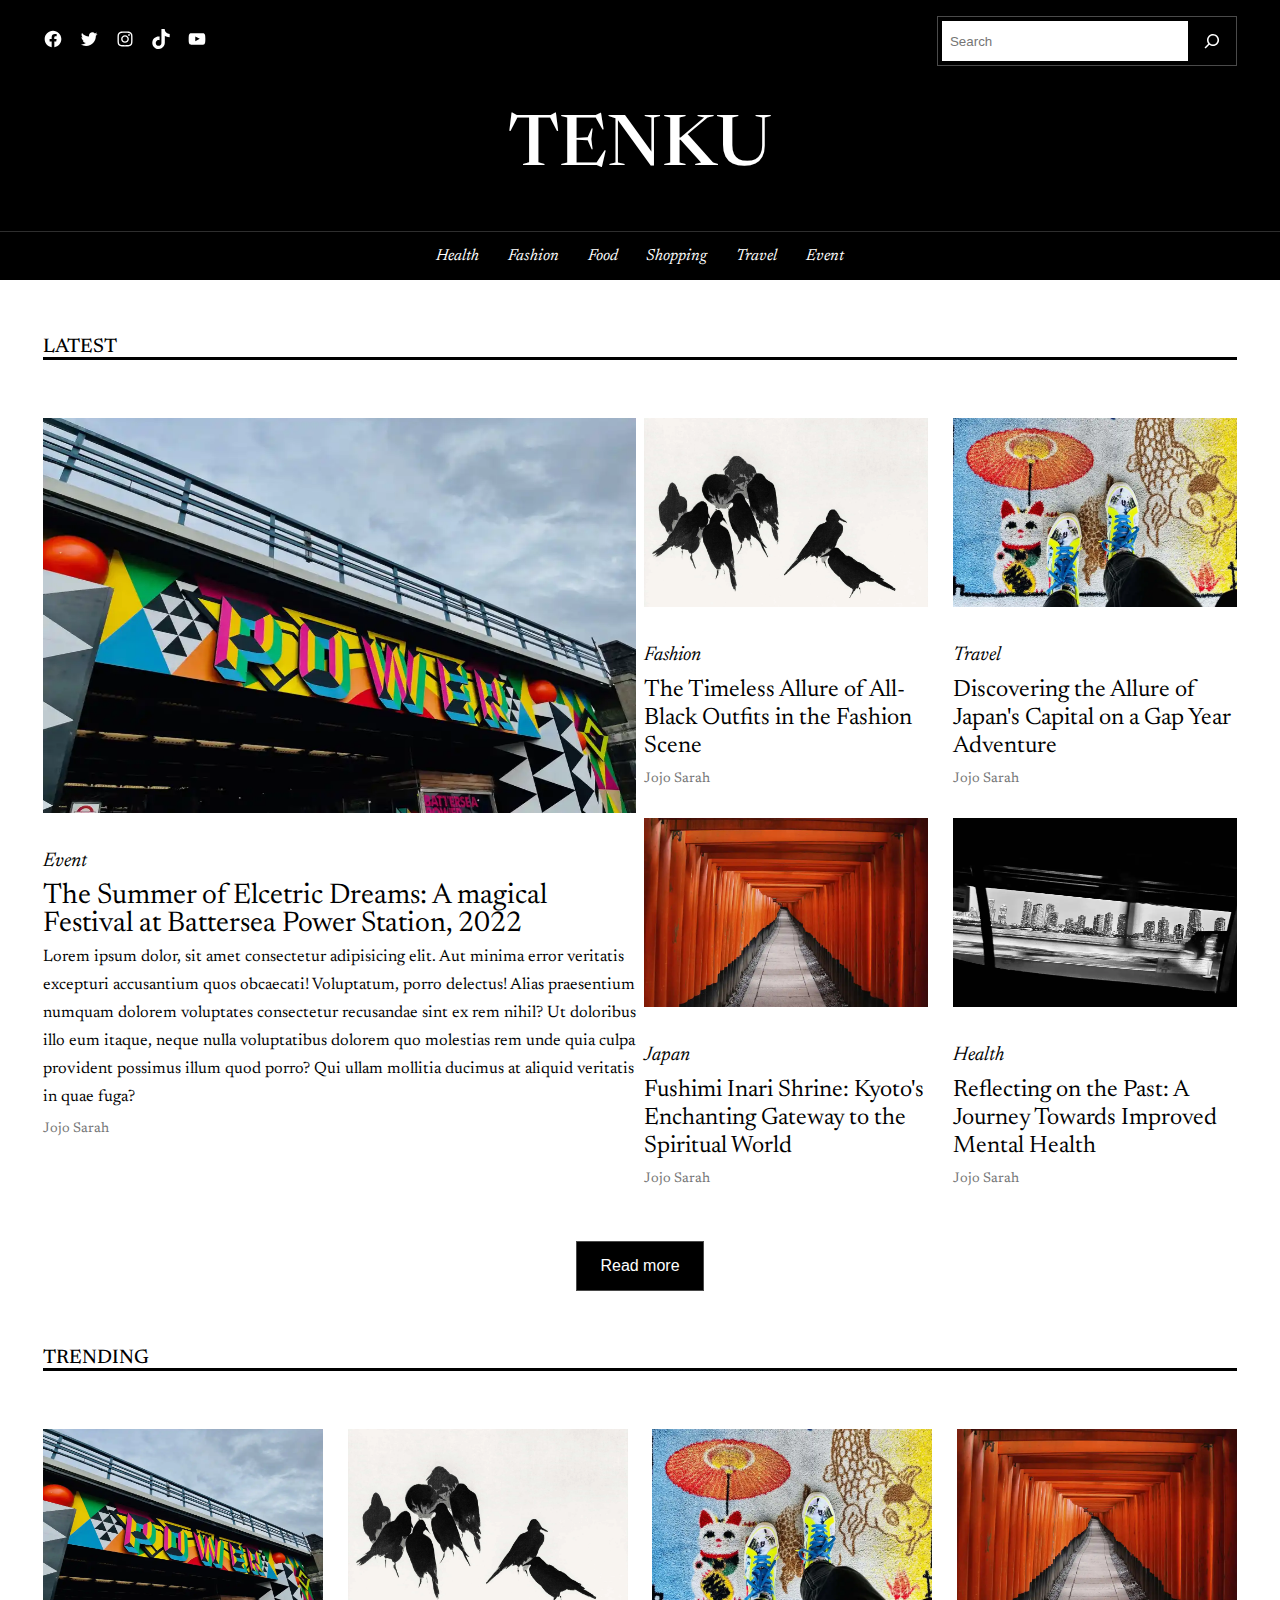
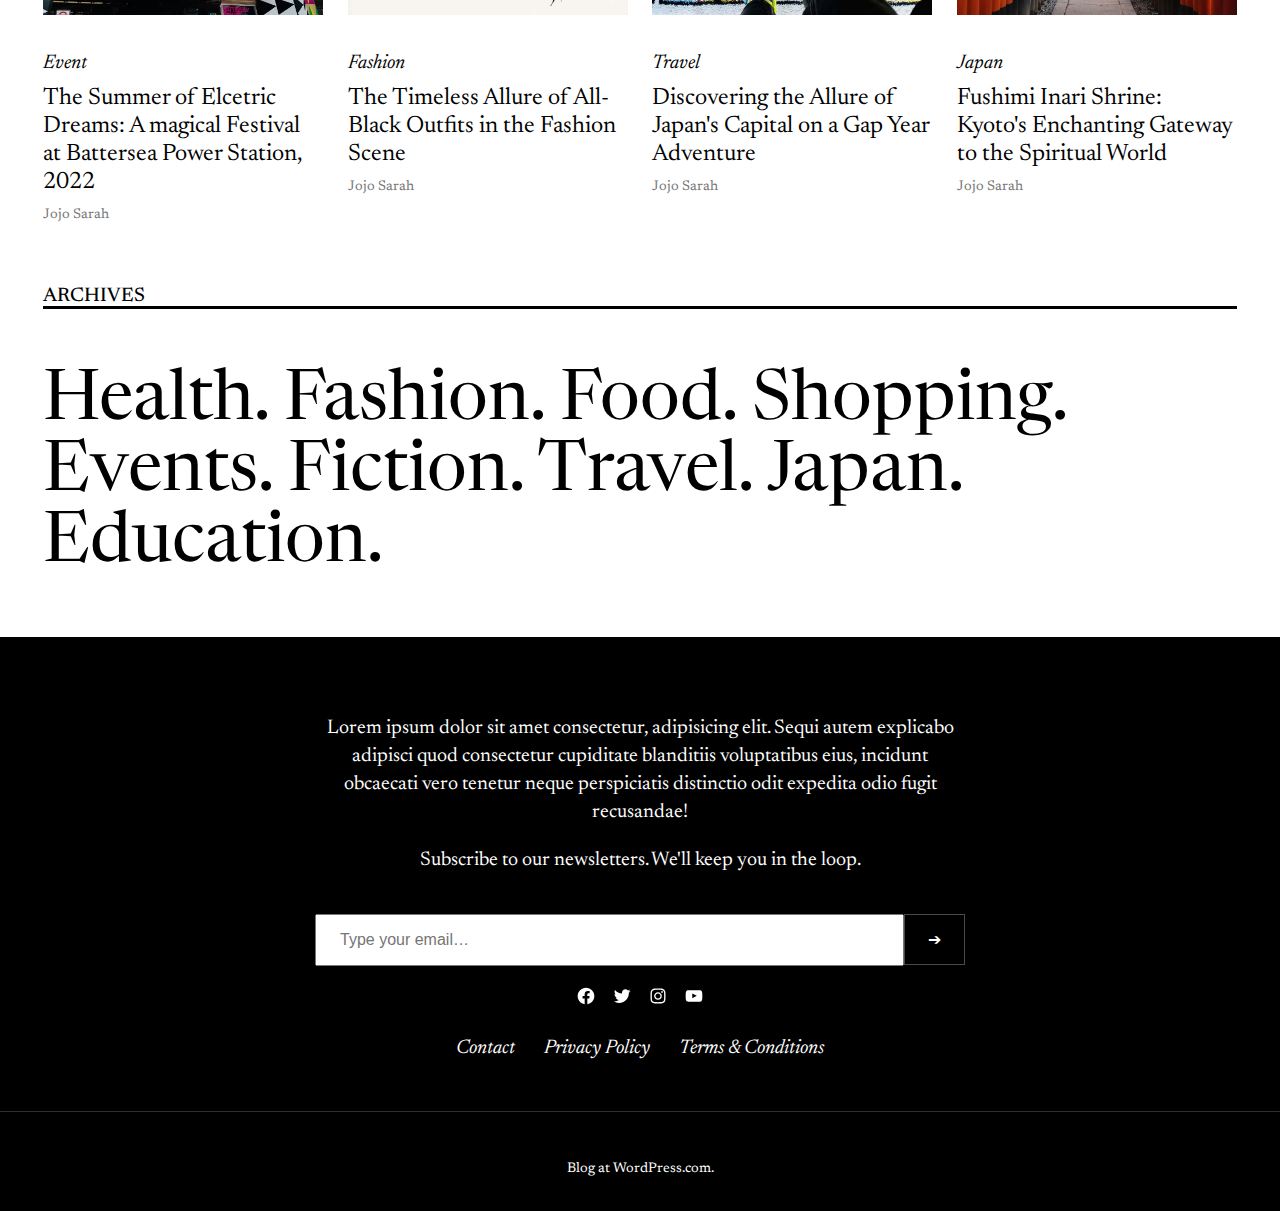
<file: Tenku/index.html>
<!DOCTYPE html>
<html lang="en">

<head>
    <meta charset="UTF-8">
    <meta name="viewport" content="width=device-width, initial-scale=1.0">
    <link rel="stylesheet" type="text/css" href="main.css" />
    <link rel="stylesheet" type="text/css" href="header-footer.css" />
    <link rel="preconnect" href="https://fonts.googleapis.com">
    <link rel="preconnect" href="https://fonts.gstatic.com" crossorigin>
    <link
        href="https://fonts.googleapis.com/css2?family=Newsreader:ital,wght@0,200;0,300;0,400;0,500;0,600;0,700;0,800;1,200;1,300;1,400;1,500;1,600;1,700;1,800&display=swap"
        rel="stylesheet">
    <title>TENKU</title>
</head>

<body>
    <header>
        <div class="header-container">
            <div class="social-media-and-search-container">
                <div class="social-media-container">
                    <ul class="social-links-list">
                        <li class="social-link">
                            <a href="https://#" class="social-link-anchor">
                                <svg width="24" height="24" viewBox="0 0 24 24" version="1.1"
                                    xmlns="http://www.w3.org/2000/svg" aria-hidden="true" focusable="false">
                                    <path
                                        d="M12 2C6.5 2 2 6.5 2 12c0 5 3.7 9.1 8.4 9.9v-7H7.9V12h2.5V9.8c0-2.5 1.5-3.9 3.8-3.9 1.1 0 2.2.2 2.2.2v2.5h-1.3c-1.2 0-1.6.8-1.6 1.6V12h2.8l-.4 2.9h-2.3v7C18.3 21.1 22 17 22 12c0-5.5-4.5-10-10-10z">
                                    </path>
                                </svg>
                                <span class="social-link-name">Facebook</span>
                            </a>
                        </li>

                        <li class="social-link">
                            <a href="https://#" class="social-link-anchor">
                                <svg width="24" height="24" viewBox="0 0 24 24" version="1.1"
                                    xmlns="http://www.w3.org/2000/svg" aria-hidden="true" focusable="false">
                                    <path
                                        d="M22.23,5.924c-0.736,0.326-1.527,0.547-2.357,0.646c0.847-0.508,1.498-1.312,1.804-2.27 c-0.793,0.47-1.671,0.812-2.606,0.996C18.324,4.498,17.257,4,16.077,4c-2.266,0-4.103,1.837-4.103,4.103 c0,0.322,0.036,0.635,0.106,0.935C8.67,8.867,5.647,7.234,3.623,4.751C3.27,5.357,3.067,6.062,3.067,6.814 c0,1.424,0.724,2.679,1.825,3.415c-0.673-0.021-1.305-0.206-1.859-0.513c0,0.017,0,0.034,0,0.052c0,1.988,1.414,3.647,3.292,4.023 c-0.344,0.094-0.707,0.144-1.081,0.144c-0.264,0-0.521-0.026-0.772-0.074c0.522,1.63,2.038,2.816,3.833,2.85 c-1.404,1.1-3.174,1.756-5.096,1.756c-0.331,0-0.658-0.019-0.979-0.057c1.816,1.164,3.973,1.843,6.29,1.843 c7.547,0,11.675-6.252,11.675-11.675c0-0.178-0.004-0.355-0.012-0.531C20.985,7.47,21.68,6.747,22.23,5.924z">
                                    </path>
                                </svg>
                                <span class="social-link-name">Twitter</span>
                            </a>
                        </li>

                        <li class="social-link">
                            <a href="https://#" class="social-link-anchor">
                                <svg width="24" height="24" viewBox="0 0 24 24" version="1.1"
                                    xmlns="http://www.w3.org/2000/svg" aria-hidden="true" focusable="false">
                                    <path
                                        d="M12,4.622c2.403,0,2.688,0.009,3.637,0.052c0.877,0.04,1.354,0.187,1.671,0.31c0.42,0.163,0.72,0.358,1.035,0.673 c0.315,0.315,0.51,0.615,0.673,1.035c0.123,0.317,0.27,0.794,0.31,1.671c0.043,0.949,0.052,1.234,0.052,3.637 s-0.009,2.688-0.052,3.637c-0.04,0.877-0.187,1.354-0.31,1.671c-0.163,0.42-0.358,0.72-0.673,1.035 c-0.315,0.315-0.615,0.51-1.035,0.673c-0.317,0.123-0.794,0.27-1.671,0.31c-0.949,0.043-1.233,0.052-3.637,0.052 s-2.688-0.009-3.637-0.052c-0.877-0.04-1.354-0.187-1.671-0.31c-0.42-0.163-0.72-0.358-1.035-0.673 c-0.315-0.315-0.51-0.615-0.673-1.035c-0.123-0.317-0.27-0.794-0.31-1.671C4.631,14.688,4.622,14.403,4.622,12 s0.009-2.688,0.052-3.637c0.04-0.877,0.187-1.354,0.31-1.671c0.163-0.42,0.358-0.72,0.673-1.035 c0.315-0.315,0.615-0.51,1.035-0.673c0.317-0.123,0.794-0.27,1.671-0.31C9.312,4.631,9.597,4.622,12,4.622 M12,3 C9.556,3,9.249,3.01,8.289,3.054C7.331,3.098,6.677,3.25,6.105,3.472C5.513,3.702,5.011,4.01,4.511,4.511 c-0.5,0.5-0.808,1.002-1.038,1.594C3.25,6.677,3.098,7.331,3.054,8.289C3.01,9.249,3,9.556,3,12c0,2.444,0.01,2.751,0.054,3.711 c0.044,0.958,0.196,1.612,0.418,2.185c0.23,0.592,0.538,1.094,1.038,1.594c0.5,0.5,1.002,0.808,1.594,1.038 c0.572,0.222,1.227,0.375,2.185,0.418C9.249,20.99,9.556,21,12,21s2.751-0.01,3.711-0.054c0.958-0.044,1.612-0.196,2.185-0.418 c0.592-0.23,1.094-0.538,1.594-1.038c0.5-0.5,0.808-1.002,1.038-1.594c0.222-0.572,0.375-1.227,0.418-2.185 C20.99,14.751,21,14.444,21,12s-0.01-2.751-0.054-3.711c-0.044-0.958-0.196-1.612-0.418-2.185c-0.23-0.592-0.538-1.094-1.038-1.594 c-0.5-0.5-1.002-0.808-1.594-1.038c-0.572-0.222-1.227-0.375-2.185-0.418C14.751,3.01,14.444,3,12,3L12,3z M12,7.378 c-2.552,0-4.622,2.069-4.622,4.622S9.448,16.622,12,16.622s4.622-2.069,4.622-4.622S14.552,7.378,12,7.378z M12,15 c-1.657,0-3-1.343-3-3s1.343-3,3-3s3,1.343,3,3S13.657,15,12,15z M16.804,6.116c-0.596,0-1.08,0.484-1.08,1.08 s0.484,1.08,1.08,1.08c0.596,0,1.08-0.484,1.08-1.08S17.401,6.116,16.804,6.116z">
                                    </path>
                                </svg>
                                <span class="social-link-name">Instagram</span>
                            </a>
                        </li>

                        <li class="social-link">
                            <a href="https://#" class="social-link-anchor">
                                <svg width="24" height="24" viewBox="0 0 32 32" version="1.1"
                                    xmlns="http://www.w3.org/2000/svg" aria-hidden="true" focusable="false">
                                    <path
                                        d="M16.708 0.027c1.745-0.027 3.48-0.011 5.213-0.027 0.105 2.041 0.839 4.12 2.333 5.563 1.491 1.479 3.6 2.156 5.652 2.385v5.369c-1.923-0.063-3.855-0.463-5.6-1.291-0.76-0.344-1.468-0.787-2.161-1.24-0.009 3.896 0.016 7.787-0.025 11.667-0.104 1.864-0.719 3.719-1.803 5.255-1.744 2.557-4.771 4.224-7.88 4.276-1.907 0.109-3.812-0.411-5.437-1.369-2.693-1.588-4.588-4.495-4.864-7.615-0.032-0.667-0.043-1.333-0.016-1.984 0.24-2.537 1.495-4.964 3.443-6.615 2.208-1.923 5.301-2.839 8.197-2.297 0.027 1.975-0.052 3.948-0.052 5.923-1.323-0.428-2.869-0.308-4.025 0.495-0.844 0.547-1.485 1.385-1.819 2.333-0.276 0.676-0.197 1.427-0.181 2.145 0.317 2.188 2.421 4.027 4.667 3.828 1.489-0.016 2.916-0.88 3.692-2.145 0.251-0.443 0.532-0.896 0.547-1.417 0.131-2.385 0.079-4.76 0.095-7.145 0.011-5.375-0.016-10.735 0.025-16.093z">
                                    </path>
                                </svg>
                                <span class="social-link-name">TikTok</span>
                            </a>
                        </li>

                        <li class="social-link">
                            <a href="https://#" class="social-link-anchor">
                                <svg width="24" height="24" viewBox="0 0 24 24" version="1.1"
                                    xmlns="http://www.w3.org/2000/svg" aria-hidden="true" focusable="false">
                                    <path
                                        d="M21.8,8.001c0,0-0.195-1.378-0.795-1.985c-0.76-0.797-1.613-0.801-2.004-0.847c-2.799-0.202-6.997-0.202-6.997-0.202 h-0.009c0,0-4.198,0-6.997,0.202C4.608,5.216,3.756,5.22,2.995,6.016C2.395,6.623,2.2,8.001,2.2,8.001S2,9.62,2,11.238v1.517 c0,1.618,0.2,3.237,0.2,3.237s0.195,1.378,0.795,1.985c0.761,0.797,1.76,0.771,2.205,0.855c1.6,0.153,6.8,0.201,6.8,0.201 s4.203-0.006,7.001-0.209c0.391-0.047,1.243-0.051,2.004-0.847c0.6-0.607,0.795-1.985,0.795-1.985s0.2-1.618,0.2-3.237v-1.517 C22,9.62,21.8,8.001,21.8,8.001z M9.935,14.594l-0.001-5.62l5.404,2.82L9.935,14.594z">
                                    </path>
                                </svg>
                                <span class="social-link-name">YouTube</span>
                            </a>
                        </li>
                    </ul>
                </div>
                <div class="spacer-container"></div>
                <div class="search-container">
                    <form role="search" method="get" action="https://tenkudemo.wordpress.com/"
                        class="wp-block-search__button-inside wp-block-search__icon-button wp-block-search">
                        <div class="search-block">
                            <input class="search-input" placeholder="Search" type="search">
                            <button class="button-search" type="submit">
                                <svg class="search-icon" viewBox="0 0 24 24" width="24" height="24">
                                    <path
                                        d="M13 5c-3.3 0-6 2.7-6 6 0 1.4.5 2.7 1.3 3.7l-3.8 3.8 1.1 1.1 3.8-3.8c1 .8 2.3 1.3 3.7 1.3 3.3 0 6-2.7 6-6S16.3 5 13 5zm0 10.5c-2.5 0-4.5-2-4.5-4.5s2-4.5 4.5-4.5 4.5 2 4.5 4.5-2 4.5-4.5 4.5z">
                                    </path>
                                </svg>
                            </button>
                        </div>
                    </form>
                </div>
            </div>
            <h1>Tenku</h1>
            <div class="navigation-container">
                <nav class="navigation-set">
                    <ul class="navigation-items-list">
                        <li class="navigation-item">
                            <a class="navigation-link" href="https://#">
                                <span class="navigation-item-name">Health</span>
                            </a>
                        </li>
                        <li class="navigation-item">
                            <a class="navigation-link" href="https://#">
                                <span class="navigation-item-name">Fashion</span>
                            </a>
                        </li>
                        <li class="navigation-item">
                            <a class="navigation-link" href="https://#">
                                <span class="navigation-item-name">Food</span>
                            </a>
                        </li>
                        <li class="navigation-item">
                            <a class="navigation-link" href="https://#">
                                <span class="navigation-item-name">Shopping</span>
                            </a>
                        </li>
                        <li class="navigation-item">
                            <a class="navigation-link" href="https://#">
                                <span class="navigation-item-name">Travel</span>
                            </a>
                        </li>
                        <li class="navigation-item">
                            <a class="navigation-link" href="https://#">
                                <span class="navigation-item-name">Event</span>
                            </a>
                        </li>
                    </ul>
                </nav>
            </div>
        </div>
    </header>
    <main>
        <section id="section-latest">

            <div class="section-title-container">
                <h2 class="section-title">Latest</h2>
            </div>

            <div id="imgModal" class="modal">
                <div id="modalContent">
                    <span class="close" id="closeModalBtn">
                        <svg enable-background="new 0 0 32 32" height="24px" version="1.1" viewBox="0 0 32 32"
                            width="24px" xml:space="preserve" xmlns="http://www.w3.org/2000/svg"
                            xmlns:xlink="http://www.w3.org/1999/xlink">
                            <path
                            d="M16,4C9.3828,4,4,9.3833,4,16s5.3828,12,12,12s12-5.3833,12-12S22.6172,4,16,4z M16,26c-5.5137,0-10-4.4858-10-10   S10.4863,6,16,6s10,4.4858,10,10S21.5137,26,16,26z M20.707,12.707L17.4141,16l3.293,3.293c0.3906,0.3906,0.3906,1.0234,0,1.4141   C20.5117,20.9023,20.2559,21,20,21s-0.5117-0.0977-0.707-0.293L16,17.4141l-3.293,3.293C12.5117,20.9023,12.2559,21,12,21   s-0.5117-0.0977-0.707-0.293c-0.3906-0.3906-0.3906-1.0234,0-1.4141L14.5859,16l-3.293-3.293   c-0.3906-0.3906-0.3906-1.0234,0-1.4141s1.0234-0.3906,1.4141,0L16,14.5859l3.293-3.293c0.3906-0.3906,1.0234-0.3906,1.4141,0   S21.0977,12.3164,20.707,12.707z" />
                        </svg>
                    </span>
                    <div id="modalImage"></div>
                </div>
            </div>

            <div class="articles-grid-container">
                <div class="main-article">
                    <article>
                        <div class="article-image">
                            <img src="/assets/image1.webp" alt="Power Event" class="hooverable">
                        </div>
                        <div class="article-content">
                            <div class="article-cateogory">Event</div>
                            <h2>The Summer of Elcetric Dreams: A magical Festival at Battersea Power Station, 2022</h2>
                            <div class="article-text">
                                Lorem ipsum dolor, sit amet consectetur adipisicing elit. Aut minima error
                                veritatis excepturi accusantium quos obcaecati! Voluptatum, porro delectus! Alias
                                praesentium
                                numquam dolorem voluptates consectetur recusandae sint ex rem nihil?
                                Ut doloribus illo eum itaque, neque nulla voluptatibus dolorem quo molestias rem unde
                                quia culpa
                                provident possimus illum quod porro? Qui ullam mollitia ducimus at aliquid veritatis in
                                quae
                                fuga?
                            </div>
                            <p class="article-author">Jojo Sarah</p>
                        </div>
                    </article>
                </div>
                <div class="grid-articles">
                    <ul>
                        <li>
                            <article>
                                <div class="article-image">
                                    <img src="/assets/image2.webp" alt="Birds" class="hooverable">
                                </div>
                                <div class="article-content">
                                    <div class="article-cateogory">Fashion</div>
                                    <h2>The Timeless Allure of All-Black Outfits in the Fashion Scene</h2>
                                    <p class="article-author">Jojo Sarah</p>
                                </div>
                            </article>
                        </li>
                        <li>
                            <article>
                                <div class="article-image">
                                    <img src="/assets/image3.webp" alt="Color Shoes" class="hooverable">
                                </div>
                                <div class="article-content">
                                    <div class="article-cateogory">Travel</div>
                                    <h2>Discovering the Allure of Japan's Capital on a Gap Year Adventure</h2>
                                    <p class="article-author">Jojo Sarah</p>
                                </div>
                            </article>
                        </li>
                        <li>
                            <article>
                                <div class="article-image">
                                    <img src="/assets/image4.webp" alt="Alley" class="hooverable">
                                </div>
                                <div class="article-content">
                                    <div class="article-cateogory">Japan</div>
                                    <h2>Fushimi Inari Shrine: Kyoto's Enchanting Gateway to the Spiritual World</h2>
                                    <p class="article-author">Jojo Sarah</p>
                                </div>
                            </article>
                        </li>
                        <li>
                            <article>
                                <div class="article-image">
                                    <img src="/assets/image5.webp" alt="Black and White City Skyscrapers"
                                        class="hooverable">
                                </div>
                                <div class="article-content">
                                    <div class="article-cateogory">Health</div>
                                    <h2>Reflecting on the Past: A Journey Towards Improved Mental Health</h2>
                                    <p class="article-author">Jojo Sarah</p>
                                </div>
                            </article>
                        </li>
                    </ul>
                </div>
            </div>
            <div class="row-articles hidden-container">
                <ul>
                    <li>
                        <article>
                            <div class="article-image">
                                <img src="/assets/image5.webp" alt="Black and White City Skyscrapers"
                                    class="hooverable">
                            </div>
                            <div class="article-content">
                                <div class="article-cateogory">Health</div>
                                <h2>Reflecting on the Past: A Journey Towards Improved Mental Health</h2>
                                <p class="article-author">Jojo Sarah</p>
                            </div>
                        </article>
                    </li>
                    <li>
                        <article>
                            <div class="article-image">
                                <img src="/assets/image4.webp" alt="Alley" class="hooverable">
                            </div>
                            <div class="article-content">
                                <div class="article-cateogory">Japan</div>
                                <h2>Fushimi Inari Shrine: Kyoto's Enchanting Gateway to the Spiritual World</h2>
                                <p class="article-author">Jojo Sarah</p>
                            </div>
                        </article>
                    </li>
                    <li>
                        <article>
                            <div class="article-image">
                                <img src="/assets/image3.webp" alt="Color Shoes" class="hooverable">
                            </div>
                            <div class="article-content">
                                <div class="article-cateogory">Travel</div>
                                <h2>Discovering the Allure of Japan's Capital on a Gap Year Adventure</h2>
                                <p class="article-author">Jojo Sarah</p>
                            </div>
                        </article>
                    </li>
                    <li>
                        <article>
                            <div class="article-image">
                                <img src="/assets/image2.webp" alt="Birds" class="hooverable">
                            </div>
                            <div class="article-content">
                                <div class="article-cateogory">Fashion</div>
                                <h2>The Timeless Allure of All-Black Outfits in the Fashion Scene</h2>
                                <p class="article-author">Jojo Sarah</p>
                            </div>
                        </article>
                    </li>
                </ul>
            </div>
            <div class="row-articles hidden-container">
                <ul>
                    <li>
                        <article>
                            <div class="article-image">
                                <img src="/assets/image3.webp" alt="Color Shoes" class="hooverable">
                            </div>
                            <div class="article-content">
                                <div class="article-cateogory">Travel</div>
                                <h2>Discovering the Allure of Japan's Capital on a Gap Year Adventure</h2>
                                <p class="article-author">Jojo Sarah</p>
                            </div>
                        </article>
                    </li>
                    <li>
                        <article>
                            <div class="article-image">
                                <img src="/assets/image2.webp" alt="Birds" class="hooverable">
                            </div>
                            <div class="article-content">
                                <div class="article-cateogory">Fashion</div>
                                <h2>The Timeless Allure of All-Black Outfits in the Fashion Scene</h2>
                                <p class="article-author">Jojo Sarah</p>
                            </div>
                        </article>
                    </li>
                    <li>
                        <article>
                            <div class="article-image">
                                <img src="/assets/image5.webp" alt="Black and White City Skyscrapers"
                                    class="hooverable">
                            </div>
                            <div class="article-content">
                                <div class="article-cateogory">Health</div>
                                <h2>Reflecting on the Past: A Journey Towards Improved Mental Health</h2>
                                <p class="article-author">Jojo Sarah</p>
                            </div>
                        </article>
                    </li>
                    <li>
                        <article>
                            <div class="article-image">
                                <img src="/assets/image4.webp" alt="Alley" class="hooverable">
                            </div>
                            <div class="article-content">
                                <div class="article-cateogory">Japan</div>
                                <h2>Fushimi Inari Shrine: Kyoto's Enchanting Gateway to the Spiritual World</h2>
                                <p class="article-author">Jojo Sarah</p>
                            </div>
                        </article>
                    </li>
                </ul>
            </div>
            <div class="button-more-continer">
                <button class="button-read-more">Read more</button>
            </div>
        </section>

        <section id="section-trending">
            <div class="section-title-container">
                <h2 class="section-title">Trending</h2>
            </div>
            <div class="row-articles">
                <ul>
                    <li>
                        <article>
                            <div class="article-image">
                                <img src="/assets/image1.webp" alt="Power Event">
                            </div>
                            <div class="article-content">
                                <div class="article-cateogory">Event</div>
                                <h2>The Summer of Elcetric Dreams: A magical Festival at Battersea Power Station, 2022
                                </h2>
                                <p class="article-author">Jojo Sarah</p>
                            </div>
                    </li>
                    <li>
                        <article>
                            <div class="article-image">
                                <img src="/assets/image2.webp" alt="Birds">
                            </div>
                            <div class="article-content">
                                <div class="article-cateogory">Fashion</div>
                                <h2>The Timeless Allure of All-Black Outfits in the Fashion Scene</h2>
                                <p class="article-author">Jojo Sarah</p>
                            </div>
                        </article>
                    </li>
                    <li>
                        <article>
                            <div class="article-image">
                                <img src="/assets/image3.webp" alt="Color Shoes">
                            </div>
                            <div class="article-content">
                                <div class="article-cateogory">Travel</div>
                                <h2>Discovering the Allure of Japan's Capital on a Gap Year Adventure</h2>
                                <p class="article-author">Jojo Sarah</p>
                            </div>
                        </article>
                    </li>
                    <li>
                        <article>
                            <div class="article-image">
                                <img src="/assets/image4.webp" alt="Alley">
                            </div>
                            <div class="article-content">
                                <div class="article-cateogory">Japan</div>
                                <h2>Fushimi Inari Shrine: Kyoto's Enchanting Gateway to the Spiritual World</h2>
                                <p class="article-author">Jojo Sarah</p>
                            </div>
                        </article>
                    </li>
                </ul>
            </div>
        </section>

        <section id="section-archives">
            <div class="section-title-container">
                <h2 class="section-title">Archives</h2>
            </div>
            <div class="archives-content">
                <span>Health.</span>
                <span>Fashion.</span>
                <span>Food.</span>
                <span>Shopping.</span>
                <span>Events.</span>
                <span>Fiction.</span>
                <span>Travel.</span>
                <span>Japan.</span>
                <span>Education.</span>
            </div>
        </section>

    </main>
    <footer>
        <div class="footer-container">
            <div class="sub-newsletters-container">
                <p>Lorem ipsum dolor sit amet consectetur, adipisicing elit. Sequi autem explicabo adipisci quod
                    consectetur cupiditate blanditiis voluptatibus eius, incidunt obcaecati vero tenetur neque
                    perspiciatis distinctio odit expedita odio fugit recusandae!</p>
                <p>Subscribe to our newsletters. We'll keep you in the loop.</p>

                <div>
                    <div class="subscriptions-container">
                        <p id="subscribe-input">
                            <input type="email" name="email" placeholder="Type your email…" value=""
                                id="subscribe-field">
                        </p>
                        <p id="subscribe-button">
                            <button type="submit" name="subscribe_submit" id="subscribe-submit"> ➔ </button>
                        </p>
                    </div>
                </div>

                <ul class="social-links-list">
                    <li class="social-link">
                        <a href="https://#" class="social-link-anchor">
                            <svg width="24" height="24" viewBox="0 0 24 24" version="1.1"
                                xmlns="http://www.w3.org/2000/svg" aria-hidden="true" focusable="false">
                                <path
                                    d="M12 2C6.5 2 2 6.5 2 12c0 5 3.7 9.1 8.4 9.9v-7H7.9V12h2.5V9.8c0-2.5 1.5-3.9 3.8-3.9 1.1 0 2.2.2 2.2.2v2.5h-1.3c-1.2 0-1.6.8-1.6 1.6V12h2.8l-.4 2.9h-2.3v7C18.3 21.1 22 17 22 12c0-5.5-4.5-10-10-10z">
                                </path>
                            </svg>
                            <span class="social-link-name">Facebook</span>
                        </a>
                    </li>

                    <li class="social-link">
                        <a href="https://#" class="social-link-anchor">
                            <svg width="24" height="24" viewBox="0 0 24 24" version="1.1"
                                xmlns="http://www.w3.org/2000/svg" aria-hidden="true" focusable="false">
                                <path
                                    d="M22.23,5.924c-0.736,0.326-1.527,0.547-2.357,0.646c0.847-0.508,1.498-1.312,1.804-2.27 c-0.793,0.47-1.671,0.812-2.606,0.996C18.324,4.498,17.257,4,16.077,4c-2.266,0-4.103,1.837-4.103,4.103 c0,0.322,0.036,0.635,0.106,0.935C8.67,8.867,5.647,7.234,3.623,4.751C3.27,5.357,3.067,6.062,3.067,6.814 c0,1.424,0.724,2.679,1.825,3.415c-0.673-0.021-1.305-0.206-1.859-0.513c0,0.017,0,0.034,0,0.052c0,1.988,1.414,3.647,3.292,4.023 c-0.344,0.094-0.707,0.144-1.081,0.144c-0.264,0-0.521-0.026-0.772-0.074c0.522,1.63,2.038,2.816,3.833,2.85 c-1.404,1.1-3.174,1.756-5.096,1.756c-0.331,0-0.658-0.019-0.979-0.057c1.816,1.164,3.973,1.843,6.29,1.843 c7.547,0,11.675-6.252,11.675-11.675c0-0.178-0.004-0.355-0.012-0.531C20.985,7.47,21.68,6.747,22.23,5.924z">
                                </path>
                            </svg>
                            <span class="social-link-name">Twitter</span>
                        </a>
                    </li>

                    <li class="social-link">
                        <a href="https://#" class="social-link-anchor">
                            <svg width="24" height="24" viewBox="0 0 24 24" version="1.1"
                                xmlns="http://www.w3.org/2000/svg" aria-hidden="true" focusable="false">
                                <path
                                    d="M12,4.622c2.403,0,2.688,0.009,3.637,0.052c0.877,0.04,1.354,0.187,1.671,0.31c0.42,0.163,0.72,0.358,1.035,0.673 c0.315,0.315,0.51,0.615,0.673,1.035c0.123,0.317,0.27,0.794,0.31,1.671c0.043,0.949,0.052,1.234,0.052,3.637 s-0.009,2.688-0.052,3.637c-0.04,0.877-0.187,1.354-0.31,1.671c-0.163,0.42-0.358,0.72-0.673,1.035 c-0.315,0.315-0.615,0.51-1.035,0.673c-0.317,0.123-0.794,0.27-1.671,0.31c-0.949,0.043-1.233,0.052-3.637,0.052 s-2.688-0.009-3.637-0.052c-0.877-0.04-1.354-0.187-1.671-0.31c-0.42-0.163-0.72-0.358-1.035-0.673 c-0.315-0.315-0.51-0.615-0.673-1.035c-0.123-0.317-0.27-0.794-0.31-1.671C4.631,14.688,4.622,14.403,4.622,12 s0.009-2.688,0.052-3.637c0.04-0.877,0.187-1.354,0.31-1.671c0.163-0.42,0.358-0.72,0.673-1.035 c0.315-0.315,0.615-0.51,1.035-0.673c0.317-0.123,0.794-0.27,1.671-0.31C9.312,4.631,9.597,4.622,12,4.622 M12,3 C9.556,3,9.249,3.01,8.289,3.054C7.331,3.098,6.677,3.25,6.105,3.472C5.513,3.702,5.011,4.01,4.511,4.511 c-0.5,0.5-0.808,1.002-1.038,1.594C3.25,6.677,3.098,7.331,3.054,8.289C3.01,9.249,3,9.556,3,12c0,2.444,0.01,2.751,0.054,3.711 c0.044,0.958,0.196,1.612,0.418,2.185c0.23,0.592,0.538,1.094,1.038,1.594c0.5,0.5,1.002,0.808,1.594,1.038 c0.572,0.222,1.227,0.375,2.185,0.418C9.249,20.99,9.556,21,12,21s2.751-0.01,3.711-0.054c0.958-0.044,1.612-0.196,2.185-0.418 c0.592-0.23,1.094-0.538,1.594-1.038c0.5-0.5,0.808-1.002,1.038-1.594c0.222-0.572,0.375-1.227,0.418-2.185 C20.99,14.751,21,14.444,21,12s-0.01-2.751-0.054-3.711c-0.044-0.958-0.196-1.612-0.418-2.185c-0.23-0.592-0.538-1.094-1.038-1.594 c-0.5-0.5-1.002-0.808-1.594-1.038c-0.572-0.222-1.227-0.375-2.185-0.418C14.751,3.01,14.444,3,12,3L12,3z M12,7.378 c-2.552,0-4.622,2.069-4.622,4.622S9.448,16.622,12,16.622s4.622-2.069,4.622-4.622S14.552,7.378,12,7.378z M12,15 c-1.657,0-3-1.343-3-3s1.343-3,3-3s3,1.343,3,3S13.657,15,12,15z M16.804,6.116c-0.596,0-1.08,0.484-1.08,1.08 s0.484,1.08,1.08,1.08c0.596,0,1.08-0.484,1.08-1.08S17.401,6.116,16.804,6.116z">
                                </path>
                            </svg>
                            <span class="social-link-name">Instagram</span>
                        </a>
                    </li>

                    <li class="social-link">
                        <a href="https://#" class="social-link-anchor">
                            <svg width="24" height="24" viewBox="0 0 24 24" version="1.1"
                                xmlns="http://www.w3.org/2000/svg" aria-hidden="true" focusable="false">
                                <path
                                    d="M21.8,8.001c0,0-0.195-1.378-0.795-1.985c-0.76-0.797-1.613-0.801-2.004-0.847c-2.799-0.202-6.997-0.202-6.997-0.202 h-0.009c0,0-4.198,0-6.997,0.202C4.608,5.216,3.756,5.22,2.995,6.016C2.395,6.623,2.2,8.001,2.2,8.001S2,9.62,2,11.238v1.517 c0,1.618,0.2,3.237,0.2,3.237s0.195,1.378,0.795,1.985c0.761,0.797,1.76,0.771,2.205,0.855c1.6,0.153,6.8,0.201,6.8,0.201 s4.203-0.006,7.001-0.209c0.391-0.047,1.243-0.051,2.004-0.847c0.6-0.607,0.795-1.985,0.795-1.985s0.2-1.618,0.2-3.237v-1.517 C22,9.62,21.8,8.001,21.8,8.001z M9.935,14.594l-0.001-5.62l5.404,2.82L9.935,14.594z">
                                </path>
                            </svg>
                            <span class="social-link-name">YouTube</span>
                        </a>
                    </li>
                </ul>

                <nav class="navigation-set">
                    <ul class="navigation-items-list">
                        <li class="navigation-item">
                            <a class="navigation-link" href="https://#">
                                <span class="navigation-item-name">Contact</span>
                            </a>
                        </li>
                        <li class="navigation-item">
                            <a class="navigation-link" href="https://#">
                                <span class="navigation-item-name">Privacy Policy</span>
                            </a>
                        </li>
                        <li class="navigation-item">
                            <a class="navigation-link" href="https://#">
                                <span class="navigation-item-name">Terms &amp; Conditions</span>
                            </a>
                        </li>
                    </ul>
                </nav>
            </div>

            <div class="footer-copyrights-container">
                <p>Blog at WordPress.com.</p>
            </div>

        </div>
    </footer>

    <script type="module" src="index.js"></script>
</body>

</html>
</file>
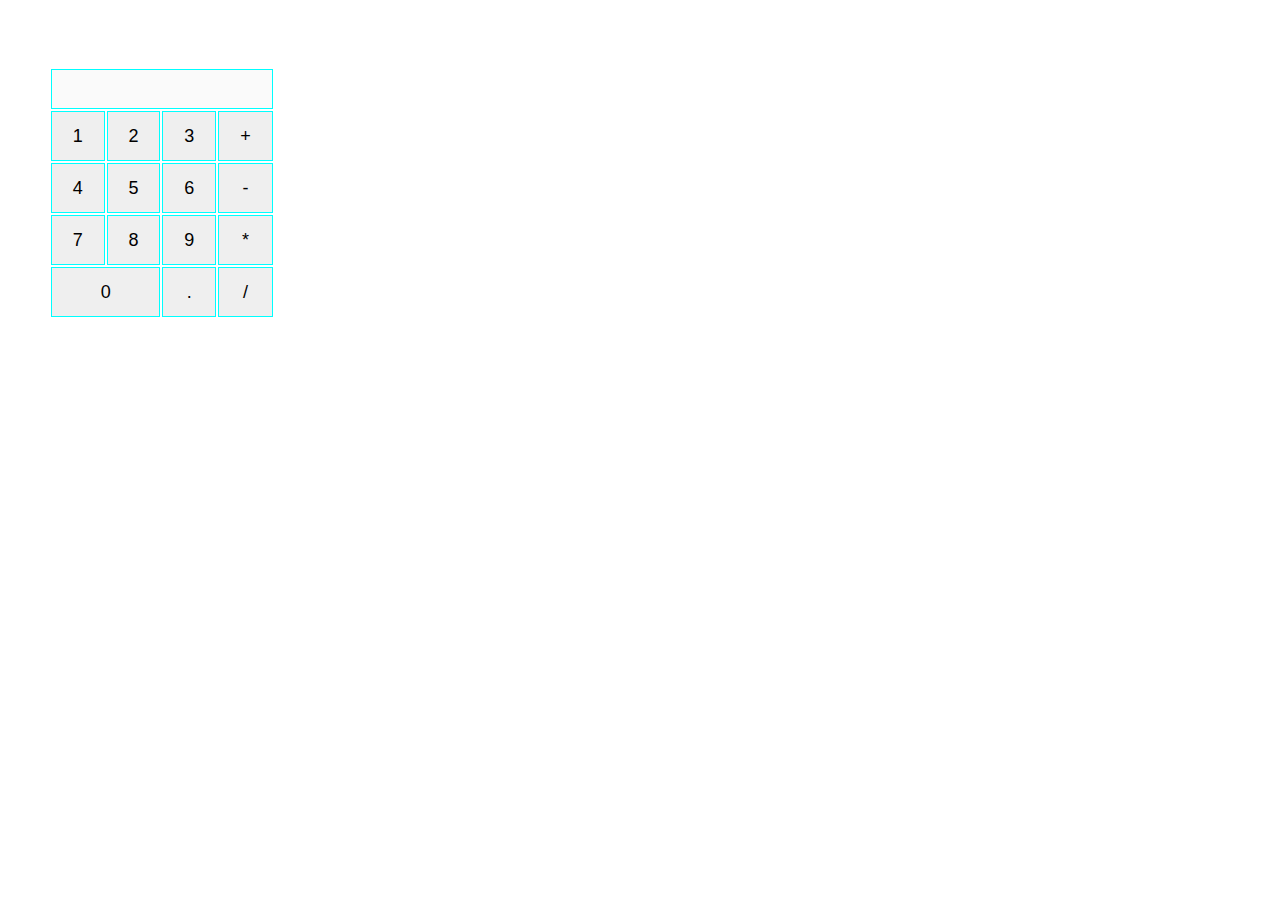
<file: Calculator.html>
<!DOCTYPE html>
<html lang="en">

<head>
    <meta charset="UTF-8">
    <meta name="viewport" content="width=device-width, initial-scale=1.0">
    <title>Calculator</title>
</head>

<body>
    <form>
        <table>
            <thead>
                <th colspan="4"><input type="text" id="result" disabled></th>
            </thead>
            <tbody>
                <tr>
                    <td><button type="button">1</button></td>
                    <td><button type="button">2</button></td>
                    <td><button type="button">3</button></td>
                    <td><button type="button">+</button></td>
                </tr>
                <tr>
                    <td><button type="button">4</button></td>
                    <td><button type="button">5</button></td>
                    <td><button type="button">6</button></td>
                    <td><button type="button">-</button></td>
                </tr>
                <br>
                <tr>
                    <td><button type="button">7</button></td>
                    <td><button type="button">8</button></td>
                    <td><button type="button">9</button></td>
                    <td><button type="button">*</button></td>
                </tr>
                <tr>
                    <td colspan="2"><button type="button" id="btn-zero">0</button></td>
                    <td><button type="button">.</button></td>
                    <td><button type="button">/</button></td>
                </tr>
            </tbody>
        </table>
    </form>
    <style>
        body {
          text-align: center;
          margin: 50px;
        }

        table {
            width: 200px;
            border-collapse: collapse;
            border-spacing: 0;
        }
    
        input[type="text"] {
          width: 200px;
          padding: 10px;
          font-size: 16px;
          text-align: right;
          border: cyan solid 1px;
        }
    
        button {
          width: 100%;
          height: 50px;
          font-size: 18px;
          cursor: pointer;
          border: cyan solid 1px;
        }

        #btn-zero {
            width: 100%;
        }
      </style>
</body>

</html>
</file>
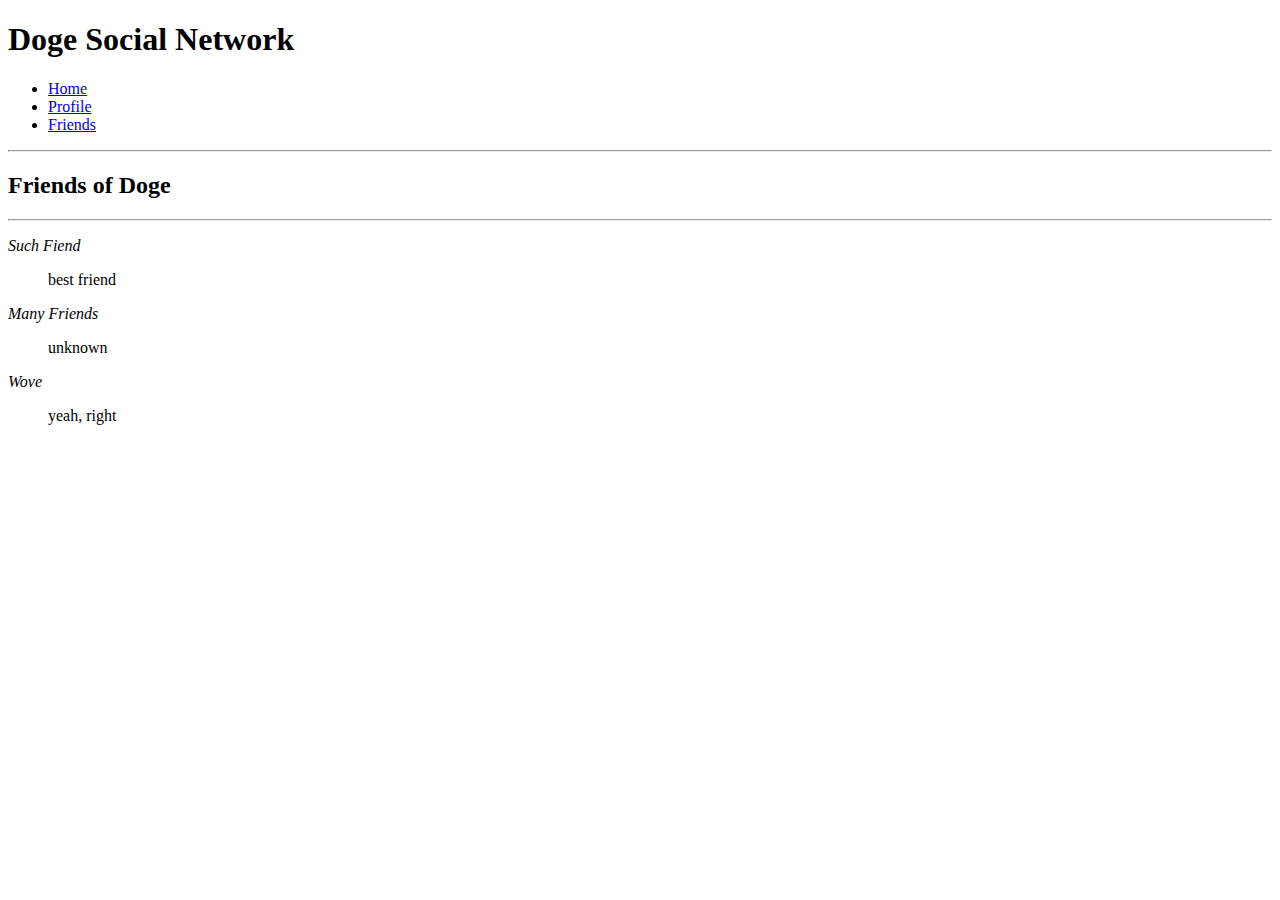
<file: FriendsOfDoge.html>
<!DOCTYPE html>
<html lang="en">
<head>
    <meta charset="UTF-8">
    <meta name="viewport" content="width=device-width, initial-scale=1.0">
    <title>Social site</title>
</head>
<body>
    <section>
        <h1>Doge Social Network</h1>
        <ul>
            <li><a href="./SocialSite.html">Home</a></li>
            <li><a href="./ProfileOfDoge.html">Profile</a></li>
            <li><a href="./FriendsOfDoge.html">Friends</a></li>
        </ul>
        <hr>
        <h2>Friends of Doge</h2>
        <hr>
        <p><em>Such Fiend</em></p>
        <blockquote>best friend</blockquote>
        <p><em>Many Friends</em></p>
        <blockquote>unknown</blockquote>
        <p><em>Wove</em></p>
        <blockquote>yeah, right</blockquote>
    </section>
</body>
</html>
</file>
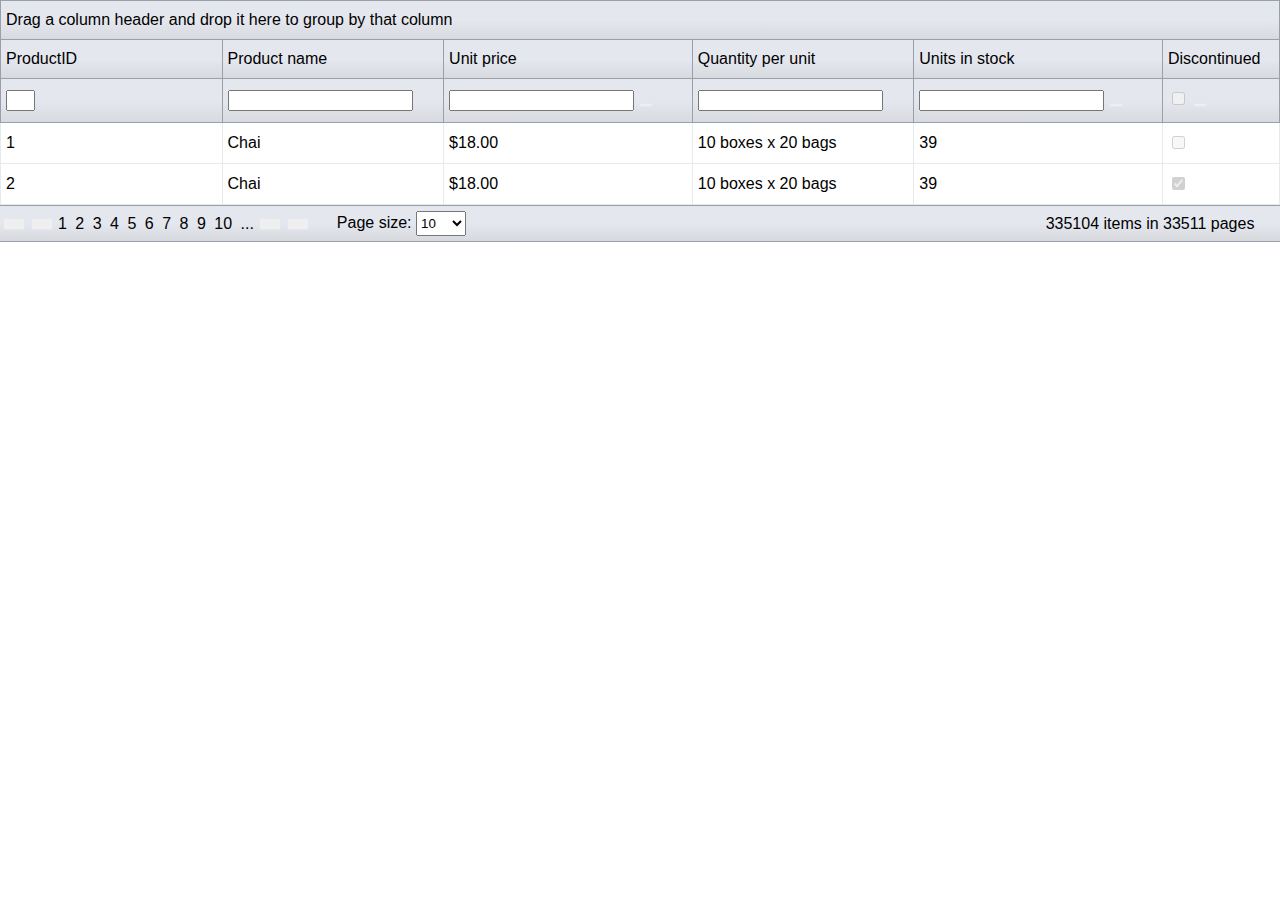
<file: GridComponents.html>
<!DOCTYPE html>
<html lang="en">
<head>
    <meta charset="UTF-8">
    <meta name="viewport" content="width=device-width, initial-scale=1.0">
    <title>Grid components</title>
    <link rel="stylesheet" href="https://cdnjs.cloudflare.com/ajax/libs/font-awesome/6.5.1/css/all.min.css" integrity="sha512-DTOQO9RWCH3ppGqcWaEA1BIZOC6xxalwEsw9c2QQeAIftl+Vegovlnee1c9QX4TctnWMn13TZye+giMm8e2LwA==" crossorigin="anonymous" referrerpolicy="no-referrer" />
</head>
<body>
    <main>
        <table>
            <thead>
                <tr>
                    <td colspan="6">Drag a column header and drop it here to group by that column</td>
                </tr>
                <tr>
                    <td>ProductID</td>
                    <td>Product name</td>
                    <td>Unit price</td>
                    <td>Quantity per unit</td>
                    <td>Units in stock</td>
                    <td>Discontinued</td>
                </tr>
                <tr>
                    <td><input type="number" name="productId" id="product-id"></td>
                    <td><input type="text" name="productName" id="product-name"></td>
                    <td><input type="number" name="price" id="price"><button class="btn-filter"><i class="fa-solid fa-filter"></i></button></td>
                    <td><input type="text" name="quantity" id="quantity"></td>
                    <td><input type="number" name="stock" id="stock"><button class="btn-filter"><i class="fa-solid fa-filter"></i></button></td>
                    <td><input type="checkbox" name="discontinued" id="discontinued" disabled><button class="btn-filter"><i class="fa-solid fa-filter"></i></button></td>
                </tr>
            </thead>
            <tbody>
                <tr>
                    <td>1</td>
                    <td>Chai</td>
                    <td>$18.00</td>
                    <td>10 boxes x 20 bags</td>
                    <td>39</td>
                    <td><input type="checkbox" name="discontinued" id="discontinued" disabled></td>
                </tr>
                <tr>
                    <td>2</td>
                    <td>Chai</td>
                    <td>$18.00</td>
                    <td>10 boxes x 20 bags</td>
                    <td>39</td>
                    <td><input type="checkbox" name="discontinued" id="discontinued" disabled checked></td>
                </tr>
            </tbody>
        </table>
    </main>
    <footer>
        <div class="nav-left">
            <div class="page-nav">
                <button class="btn-nav"><i class="fa-solid fa-backward-step"></i></button>
                <button class="btn-nav"><i class="fa-solid fa-caret-left"></i></button>
                <div class="page-numbers">
                    <span>1</span> <span>2</span> <span>3</span> <span>4</span> <span>5</span> <span>6</span> <span>7</span> <span>8</span> <span>9</span> <span>10</span> <span>...</span>
                </div>
                <button class="btn-nav"><i class="fa-solid fa-caret-right"></i></button>
                <button class="btn-nav"><i class="fa-solid fa-forward-step"></i></button>
            </div>
            <div class="page-select">
                <label for="page-select">Page size:</label>
                <select name="page" id="page">
                    <option value="10">10</option>
                </select>
            </div>
        </div>
        <div class="nav-right">
            <span>335104</span> items in <span>33511 pages</span>
        </div>
    </footer>
    <style>
        body {
            margin: 0;
            padding: 0;
            font-family: Arial, Helvetica, sans-serif;
        }
        table {
            border-collapse: collapse;
            width: 100vw;
        }

        table tr td {
            border: 1px groove rgb(229, 234, 239);
            padding: 10px 5px;
        }

        table thead tr {
            background: linear-gradient(0deg, rgba(153,160,169,0.4) 0%, rgba(229,231,239,1) 50%, rgba(229,231,239,1) 100%);
        }

        table thead td {
            border: 1px groove rgb(153, 160, 169);
        }

        .btn-filter {
            margin: 5px;
            border: 1px groove rgb(229, 231, 239);
            border-radius: 2px;
        }

        #product-id {
            width: 10%;
        }

        footer {
            display: flex;
            align-items: center;
            justify-content: space-between;
            border-top: 1px groove rgb(153, 160, 169);
            border-bottom: 1px groove rgb(153, 160, 169);
            background: linear-gradient(0deg, rgba(153,160,169,0.4) 0%, rgba(229,231,239,1) 50%, rgba(229,231,239,1) 100%);
        }

        .nav-left {
            display: flex;
            flex-direction: row;
            align-items: center;
        }

        .page-nav {
            display: flex;
            flex-direction: row;
            align-items: center;
        }

        .btn-nav {
            font-size: 12px;
            padding: 5px 10px;
            margin: 3px;
            border: 1px groove rgb(229, 231, 239);
            border-radius: 2px;
        }

        .page-numbers span {
            margin: 2px;
        }

        .page-select {
            margin-left: 20px;
            padding: 5px;
        }

        .page-select select {
            width: 50px;
            height: 25px;
        }

        .nav-right {
            margin-right: 2%;
        }
    </style>
</body>
</html>
</file>
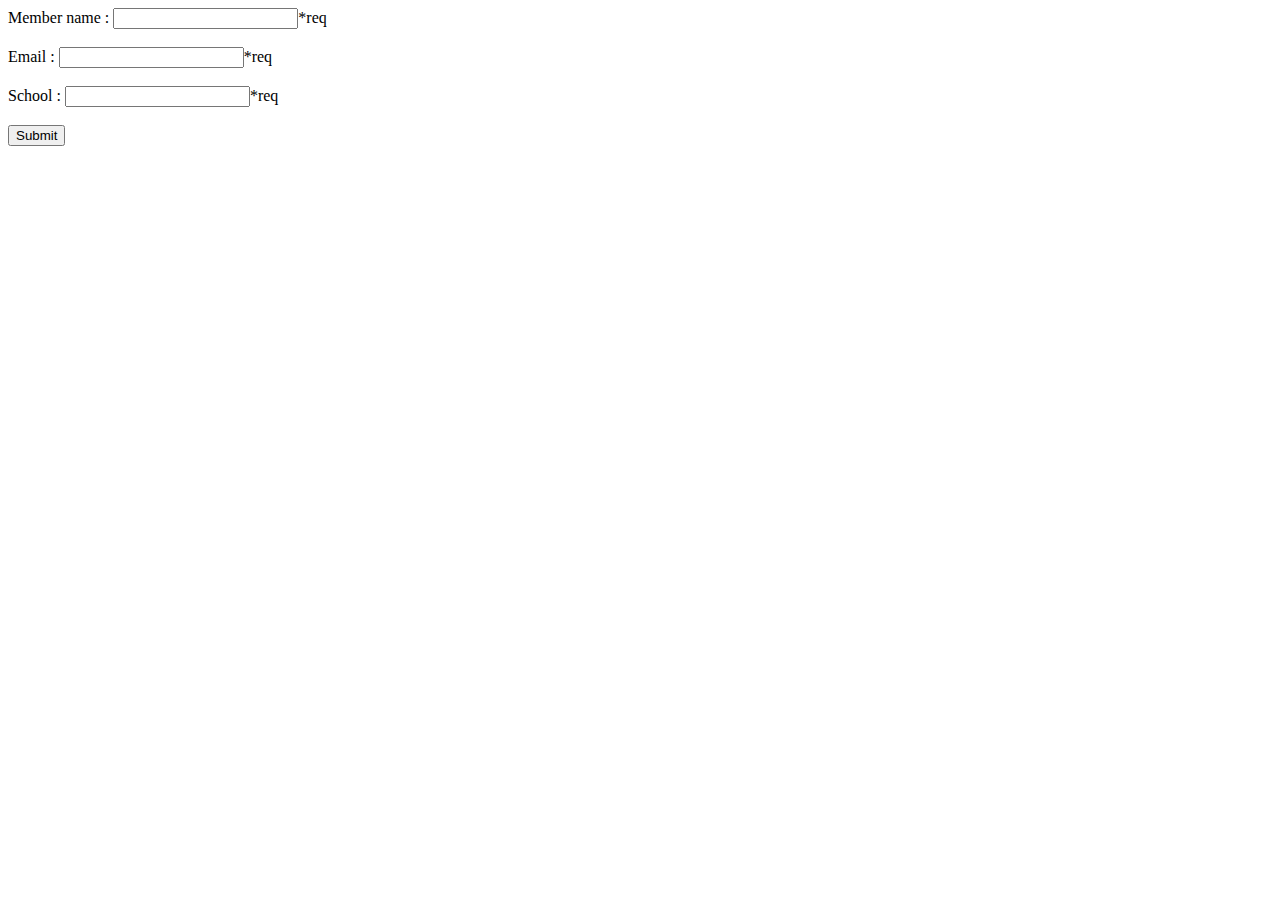
<file: HTML_Form.html>
<!DOCTYPE html>
<html lang="en">
<head>
    <meta charset="UTF-8">
    <meta name="viewport" content="width=device-width, initial-scale=1.0">
    <title>HTML Form</title>
</head>
<body>
    <form action="#" method="post">
        <label for="fname">Member name :</label>
        <input type="text" id="mname" name="mname"><span>*req</span><br><br>
        <label for="lname">Email :</label>
        <input type="text" id="email" name="email"><span>*req</span><br><br>
        <label for="lname">School :</label>
        <input type="text" id="school" name="school"><span>*req</span><br><br>
        <input type="submit" value="Submit">
      </form>
</body>
</html>
</file>
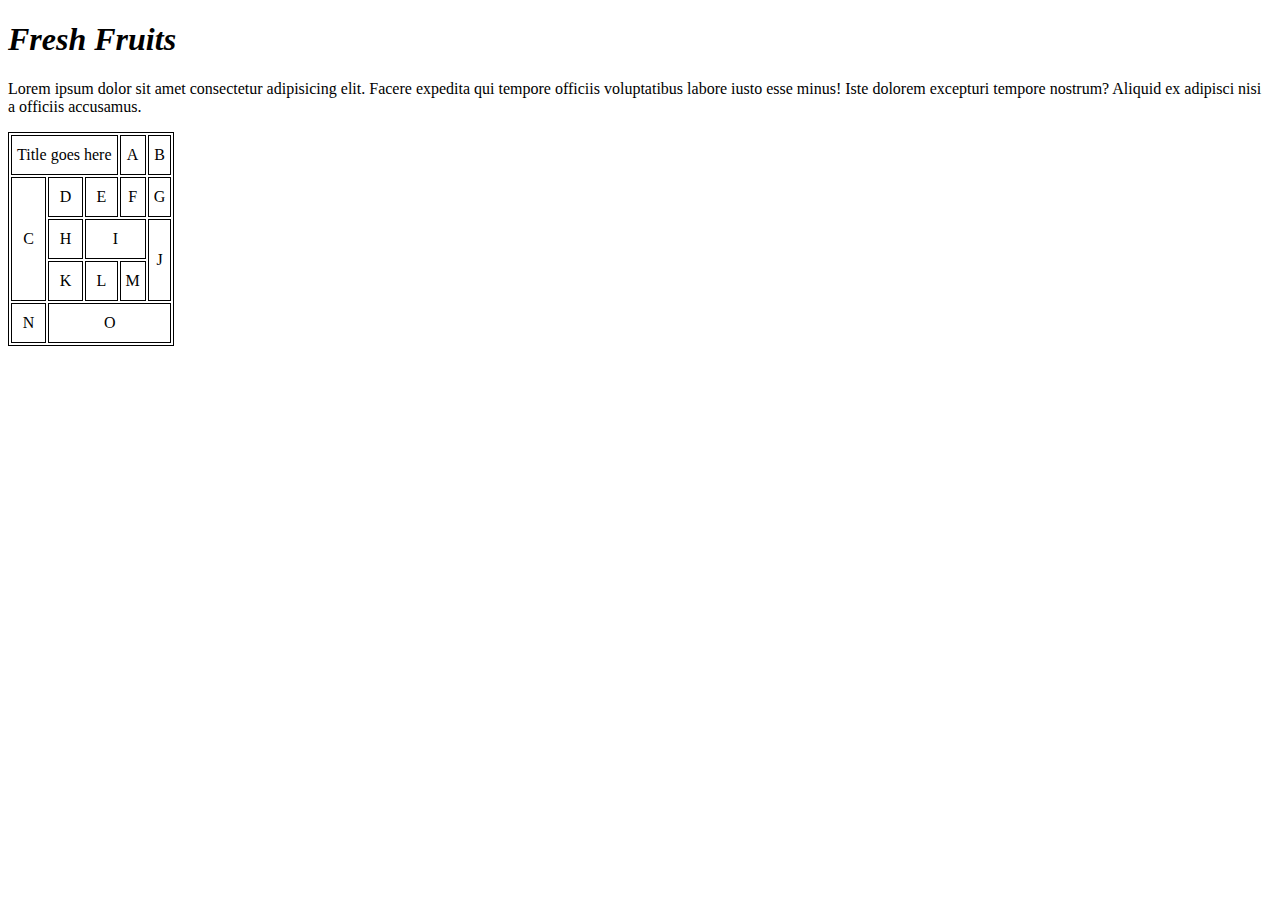
<file: HTML_Tables.html>
<!DOCTYPE html>
<html lang="en">

<head>
    <meta charset="UTF-8">
    <meta name="viewport" content="width=device-width, initial-scale=1.0">
    <title>Fresh Fruits</title>
</head>

<body>
    <h1><em>Fresh Fruits</em></h1>
    <p>Lorem ipsum dolor sit amet consectetur adipisicing elit. Facere expedita qui tempore officiis voluptatibus labore
        iusto esse minus! Iste dolorem excepturi tempore nostrum? Aliquid ex adipisci nisi a officiis accusamus.</p>
    <table class="tg">
        <thead>
            <tr>
                <th colspan="3">Title goes here</th>
                <th>A</th>
                <th>B</th>
            </tr>
        </thead>
        <tbody>
            <tr>
                <td rowspan="3">C</td>
                <td>D</td>
                <td>E</td>
                <td>F</td>
                <td>G</td>
            </tr>
            <tr>
                <td>H</td>
                <td colspan="2">I</td>
                <td rowspan="2">J</td>
            </tr>
            <tr>
                <td>K</td>
                <td>L</td>
                <td>M</td>
            </tr>
            <tr>
                <td>N</td>
                <td colspan="4">O</td>
            </tr>
        </tbody>
    </table>
    <style type="text/css">
        .tg {
            border-collapse: separate;
            border-spacing: 2px;
            border: black solid 1px;
        }

        .tg th, td {
            border: black solid 1px;
            padding: 10px 5px;
            font-weight: normal;
            text-align: center;
        }
    </style>
</body>

</html>
</file>
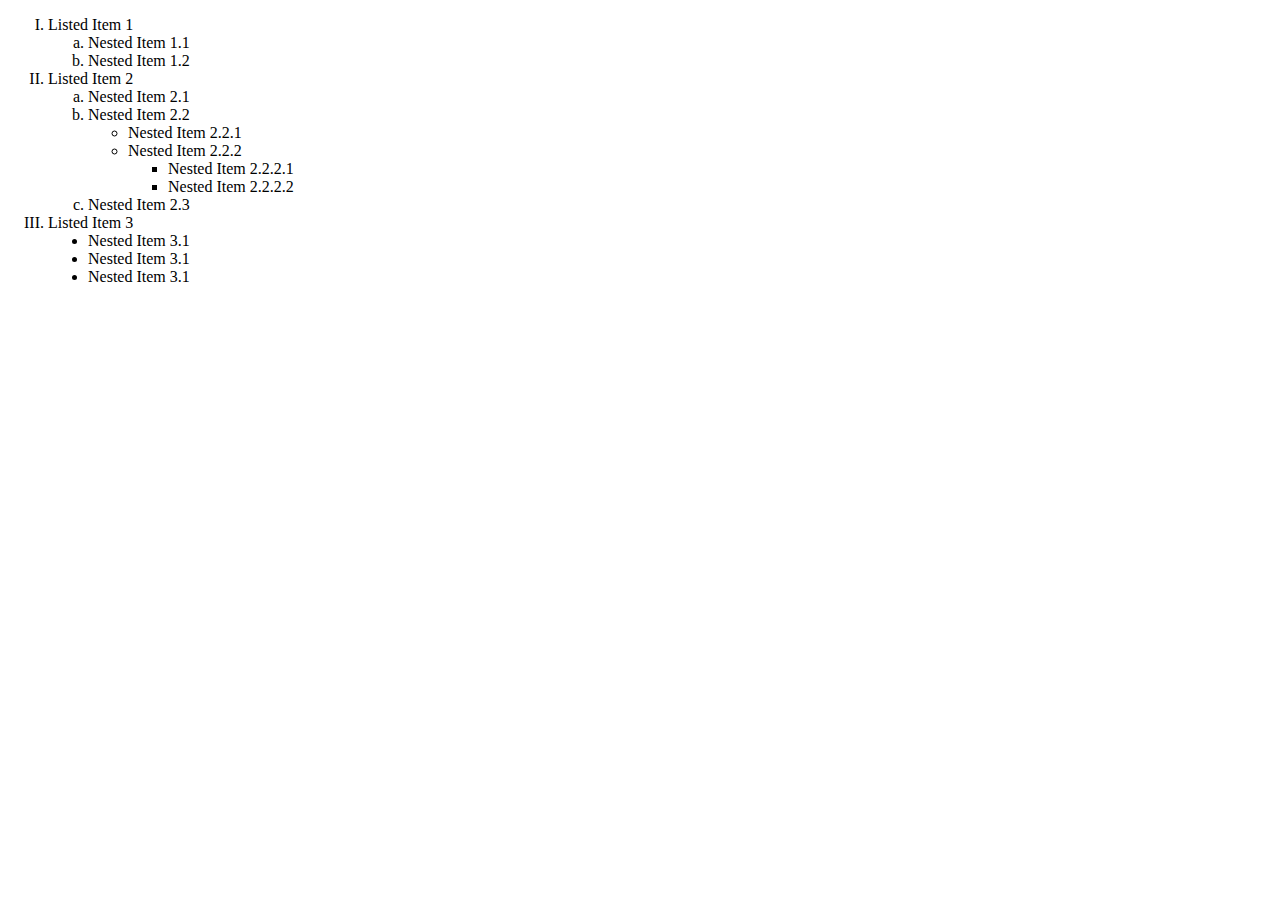
<file: NestedLists.html>
<!DOCTYPE html>
<html lang="en">
<head>
    <meta charset="UTF-8">
    <meta name="viewport" content="width=device-width, initial-scale=1.0">
    <title>Nested Lists</title>
</head>
<body>
    <section>
        <ol type="I">
            <li>Listed Item 1
                <ol type="a">
                    <li>Nested Item 1.1</li>
                    <li>Nested Item 1.2</li>  
                </ol>
            </li>
            <li>Listed Item 2
                <ol type="a">
                    <li>Nested Item 2.1</li>
                    <li>Nested Item 2.2
                        <ul type="circle">
                            <li>Nested Item 2.2.1</li>
                            <li>Nested Item 2.2.2
                                <ul>
                                    <li>Nested Item 2.2.2.1</li>
                                    <li>Nested Item 2.2.2.2</li>
                                </ul>
                            </li>
                        </ul>
                    </li>
                    <li>Nested Item 2.3</li>
                </ol>
            </li>
            <li>Listed Item 3
                <ul type="disc">
                    <li>Nested Item 3.1</li>
                    <li>Nested Item 3.1</li>  
                    <li>Nested Item 3.1</li>  
                </ul>
            </li>
          </ol>
    </section>
</body>
</html>
</file>
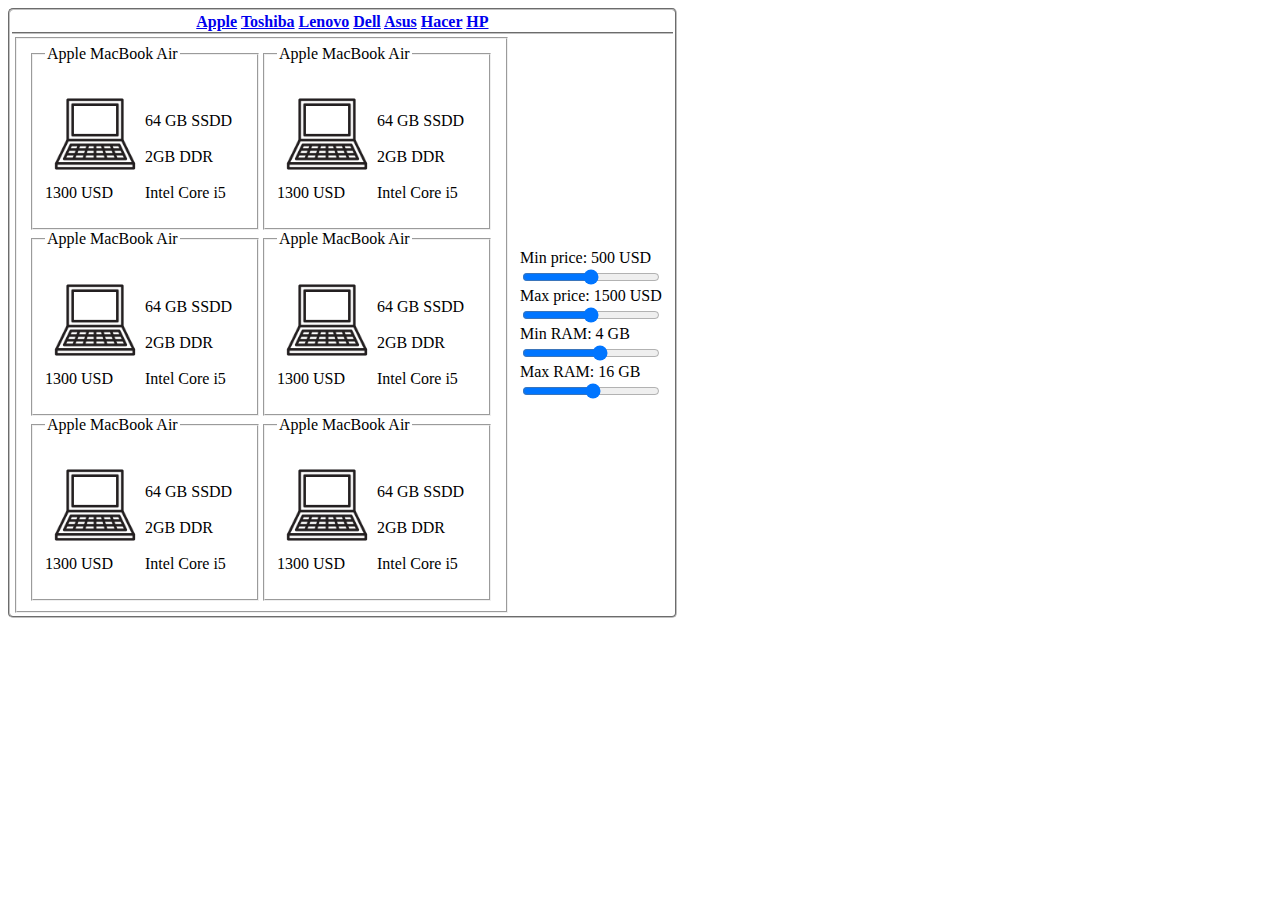
<file: NotebookStore.html>
<!DOCTYPE html>
<html lang="en">
<head>
    <meta charset="UTF-8">
    <meta name="viewport" content="width=device-width, initial-scale=1.0">
    <title>Notebook store</title>
</head>
<body>
    <table>
        <thead>
            <tr>
                <th colspan="5">
                    <a href="#">Apple</a>
                    <a href="#">Toshiba</a>
                    <a href="#">Lenovo</a>
                    <a href="#">Dell</a>
                    <a href="#">Asus</a>
                    <a href="#">Hacer</a>
                    <a href="#">HP</a>
                </th>
            </tr>
        </thead>
        <tbody>
            <tr>
                <td>
                    <div class="shop-container">
                        <fieldset >
                            <div class="product-cards-wrapper">
                                <fieldset name="Apple MacBook Air" class="product-card">
                                    <legend>Apple MacBook Air</legend>
                                    <p class="laptop">
                                        <img src="./assets/laptop_icon_126519.png" alt="Apple MacBook Air" class="product-img">
                                        <span>1300 USD</span>
                                    </p>
                                    <p class="laptop-spec">
                                        <span>64 GB SSDD</span>
                                        <br>
                                        <span>2GB DDR</span>
                                        <br>
                                        <span>Intel Core i5</span>
                                    </p>
                                </fieldset>
                                <fieldset name="Apple MacBook Air" class="product-card">
                                    <legend>Apple MacBook Air</legend>
                                    <p class="laptop">
                                        <img src="./assets/laptop_icon_126519.png" alt="Apple MacBook Air" class="product-img">
                                        <span>1300 USD</span>
                                    </p>
                                    <p class="laptop-spec">
                                        <span>64 GB SSDD</span>
                                        <br>
                                        <span>2GB DDR</span>
                                        <br>
                                        <span>Intel Core i5</span>
                                    </p><br>
                                </fieldset>
                                <fieldset name="Apple MacBook Air" class="product-card">
                                    <legend>Apple MacBook Air</legend>
                                    <p class="laptop">
                                        <img src="./assets/laptop_icon_126519.png" alt="Apple MacBook Air" class="product-img">
                                        <span>1300 USD</span>
                                    </p>
                                    <p class="laptop-spec">
                                        <span>64 GB SSDD</span>
                                        <br>
                                        <span>2GB DDR</span>
                                        <br>
                                        <span>Intel Core i5</span>
                                    </p>
                                </fieldset>
                                <fieldset name="Apple MacBook Air" class="product-card">
                                    <legend>Apple MacBook Air</legend>
                                    <p class="laptop">
                                        <img src="./assets/laptop_icon_126519.png" alt="Apple MacBook Air" class="product-img">
                                        <span>1300 USD</span>
                                    </p>
                                    <p class="laptop-spec">
                                        <span>64 GB SSDD</span>
                                        <br>
                                        <span>2GB DDR</span>
                                        <br>
                                        <span>Intel Core i5</span>
                                    </p>
                                </fieldset>
                                <fieldset name="Apple MacBook Air" class="product-card">
                                    <legend>Apple MacBook Air</legend>
                                    <p class="laptop">
                                        <img src="./assets/laptop_icon_126519.png" alt="Apple MacBook Air" class="product-img">
                                        <span>1300 USD</span>
                                    </p>
                                    <p class="laptop-spec">
                                        <span>64 GB SSDD</span>
                                        <br>
                                        <span>2GB DDR</span>
                                        <br>
                                        <span>Intel Core i5</span>
                                    </p>
                                </fieldset>
                                <fieldset name="Apple MacBook Air" class="product-card">
                                    <legend>Apple MacBook Air</legend>
                                    <p class="laptop">
                                        <img src="./assets/laptop_icon_126519.png" alt="Apple MacBook Air" class="product-img">
                                        <span>1300 USD</span>
                                    </p>
                                    <p class="laptop-spec">
                                        <span>64 GB SSDD</span>
                                        <br>
                                        <span>2GB DDR</span>
                                        <br>
                                        <span>Intel Core i5</span>
                                    </p>
                                </fieldset>
                            </div>
                        </fieldset>
                        <div class="filters">
                            <label for="min-price">Min price: <span id="rValue1">500</span> USD</label>
                            <input type="range" min="1" max="1000" id="min-price">
                            <label for="max-price">Max price: <span id="rValue2">1500</span> USD</label>
                            <input type="range" min="1" max="3000" id="max-price">
                            <label for="min-ram">Min RAM: <span id="rValue3">4</span> GB</label>
                            <input type="range" min="1" max="8" id="min-ram">
                            <label for="max-ram">Max RAM: <span id="rValue4">16</span> GB</label>
                            <input type="range" min="1" max="32" id="max-ram">
                        </div>
                    </div>
                </td>
            </tr>
        </tbody>
    </table>
    <style>
        table {
            border: 2px groove rgb(192, 192, 192);
            border-radius: 5px;
        }

        table thead th {
            border-bottom: 2px groove rgb(192, 192, 192);
        }

        .shop-container {
            display: flex;
            flex-direction: row;
            
        }

        .product-cards-wrapper {
            display: flex;
            flex-wrap: wrap;
            max-width: 465px;
        }

        .product-card {
            display: flex;
            flex-wrap: wrap;
            width: 200px;
        }

        .laptop {
            display: flex;
            flex-direction: column;
        }

        .laptop-spec {
            display: flex;
            flex-direction: column;
            justify-content: flex-end;
        }

        .product-img {
            width: 100px;
            height: 100px;
        }

        .filters {
            display: flex;
            flex-direction: column;
            justify-content: center;
            padding: 10px;
            max-width: 200px;
        }
    </style>
</body>
</html>
</file>
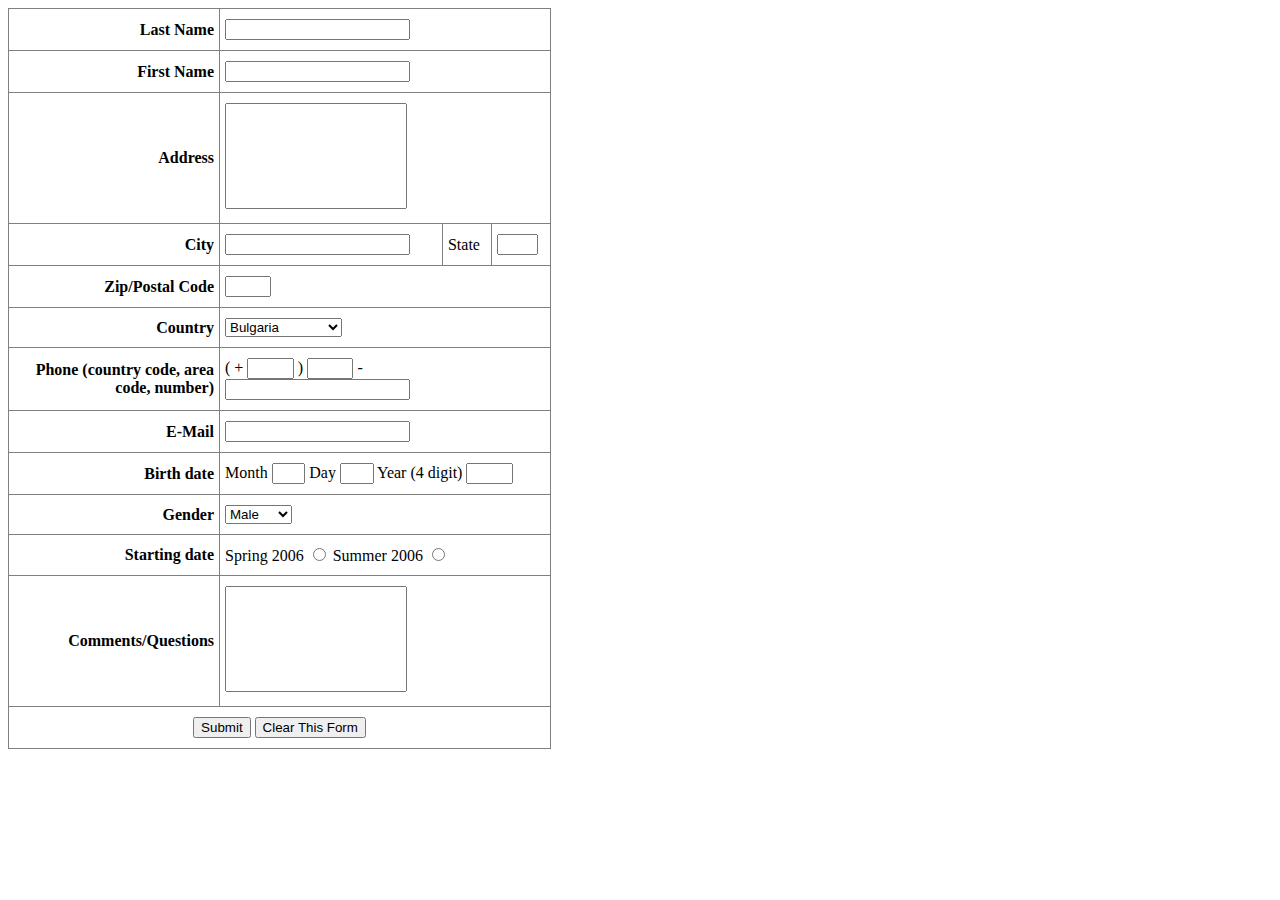
<file: RegistrationForm.html>
<!DOCTYPE html>
<html lang="en">
<head>
    <meta charset="UTF-8">
    <meta name="viewport" content="width=device-width, initial-scale=1.0">
    <title>Registration form</title>
</head>
<body>
    <form action="#">
        <table>
            <tbody>
                <tr>
                    <td>Last Name</td>
                    <td colspan="3"><input type="text" id="lname" name="lname"></td>
                </tr>
                <tr>
                    <td>First Name</td>
                    <td colspan="3"><input type="text" id="fname" name="fname"></td>
                </tr>
                <tr>
                    <td>Address</td>
                    <td colspan="3"><textarea id="address" name="address"></textarea></td>
                </tr>
                <tr>
                    <td>City</td>
                    <td>
                        <input type="text" id="city" name="city">
                        <td>State</td>
                        <td><input type="text" id="state" name="state" size="2"></td>
                    </td>
                </tr>
                <tr>
                    <td>Zip/Postal Code</td>
                    <td colspan="3"><input type="number" id="zipcode" name="zipcode" size="4"></td>
                </tr>
                <tr>
                    <td>Country</td>
                    <td colspan="3">
                        <select name="country" id="country">
                            <option value="Bulgaria">Bulgaria</option>
                            <option value="Germany">Germany</option>
                            <option value="United Kingdom">United Kingdom</option>
                        </select>
                    </td>
                </tr>
                <tr>
                    <td>Phone (country code, area code, number)</td>
                    <td colspan="3">
                        ( + <input type="number" id="phone-country-code" name="phonecountrycode" size="3" min="1" max="999"> ) 
                        <input type="number" id="phone-area-code" name="phoneareacode" size="3" min="0" max="99"> - 
                        <input type="number" id="phone-number" name="phonenumber" >
                    </td>
                </tr>
                <tr>
                    <td>E-Mail</td>
                    <td colspan="3"><input type="email" id="email" name="email"></td>
                </tr>
                <tr>
                    <td>Birth date</td>
                    <td colspan="3">
                        Month
                        <input type="number" id="month" name="month" min="1" max="12" >
                        Day
                        <input type="number" id="day" name="day" min="1" max="31" >
                        Year (4 digit)
                        <input type="number" id="year" name="year" min="1900" max="9999">
                    </td>
                </tr>
                <tr>
                    <td>Gender</td>
                    <td colspan="3">
                        <select name="gender" id="gender">
                            <option value="Male">Male</option>
                            <option value="Female">Female</option>
                        </select>
                    </td>
                </tr>
                <tr>
                    <td>Starting date</td>
                    <td colspan="3">
                        <label for="spring-start">Spring 2006</label>
                        <input type="radio" id="spring-start" name="startdate" value="Spring 2006">
                        <label for="summer-start">Summer 2006</label>
                        <input type="radio" id="summer-start" name="startdate" value="Summer 2006">
                    </td>
                </tr>
                <tr>
                    <td>Comments/Questions</td>
                    <td colspan="3"><textarea id="comments" name="comments"></textarea></td>
                </tr>
                <tr>
                    <td colspan="4" id="from-buttons">
                        <input type="submit" value="Submit">
                        <input type="reset" value="Clear This Form">
                    </td>
                </tr>
            </tbody>
        </table>
    </form>
    <style>
        table {
            border: gray solid 1px;
            border-collapse: collapse;
            border-spacing: 2px;
            table-layout:fixed;
        }

        table td {
            border: gray solid 1px;
            padding: 10px 5px;
        }
        
        table tr td:first-child{
            text-align: right;
            font-weight: bold;
            max-width:200px;
        }

        table tr td:nth-child(2){
            max-width: 320px;
        }

        textarea {
            resize: none;
        }

        #address, #comments {
            height: 100px;
        }

        #zipcode, #phone-country-code, #phone-area-code, #year  {
            width: 12%; 
        }

        #month, #day  {
            width: 8%;
        }

        #from-buttons {
            text-align: center;
        }
        
    </style>
</body>
</html>
</file>
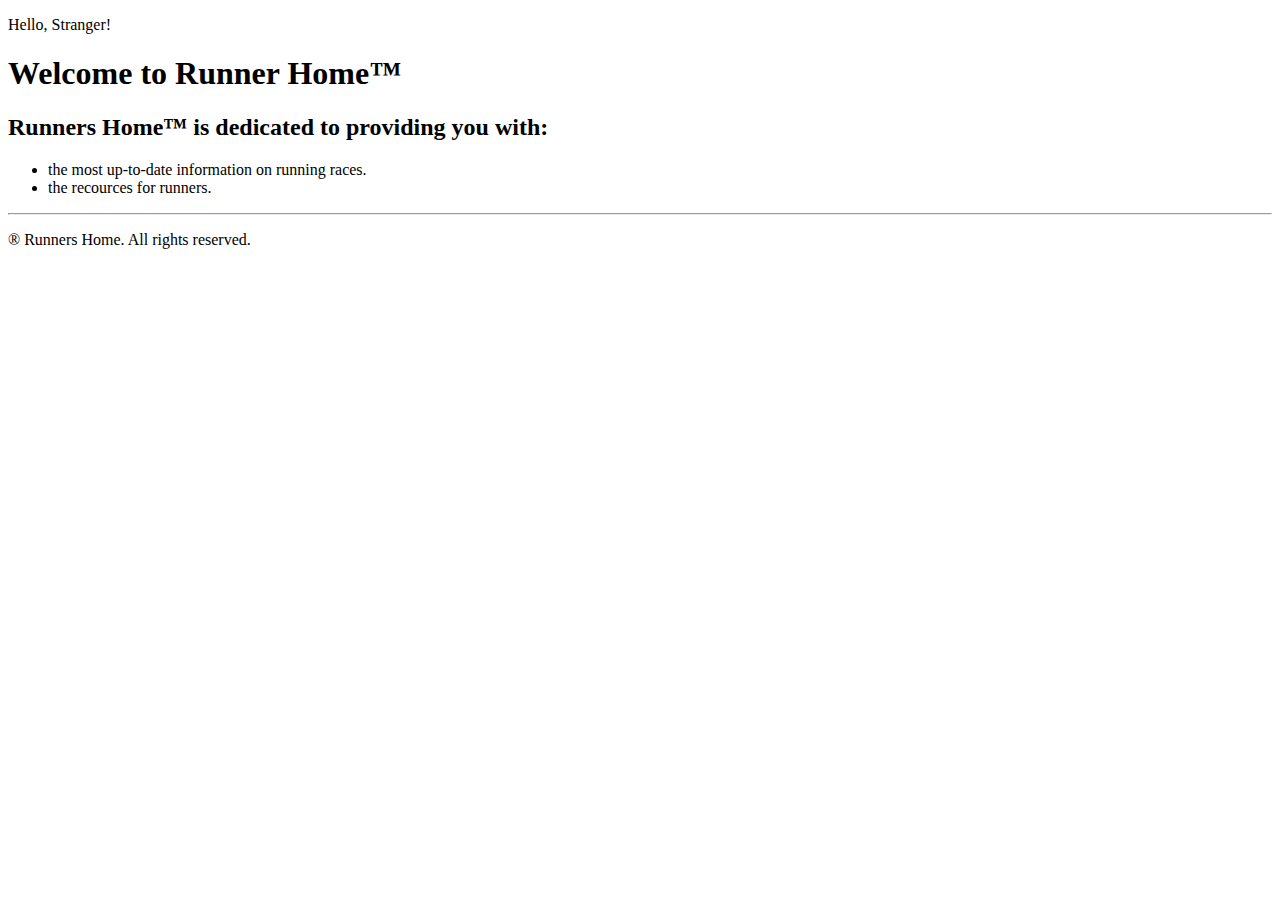
<file: RunnersHomePage.html>
<!DOCTYPE html>
<html lang="en">
<head>
    <meta charset="UTF-8">
    <meta name="viewport" content="width=device-width, initial-scale=1.0">
    <title>Home Page</title>
</head>
<body>
    <section>
        <p>Hello, Stranger!</p>
        <h1>Welcome to Runner Home&#8482;</h1>
        <h2>Runners Home&#8482; is dedicated to providing you with:</h2>
        <ul>
            <li>the most up-to-date information on running races.</li>
            <li>the recources for runners.</li>
        </ul>
    </section>
    <footer>
        <hr>
        <p>	&#174; Runners Home. All rights reserved.</p>
    </footer>
</body>
</html>
</file>
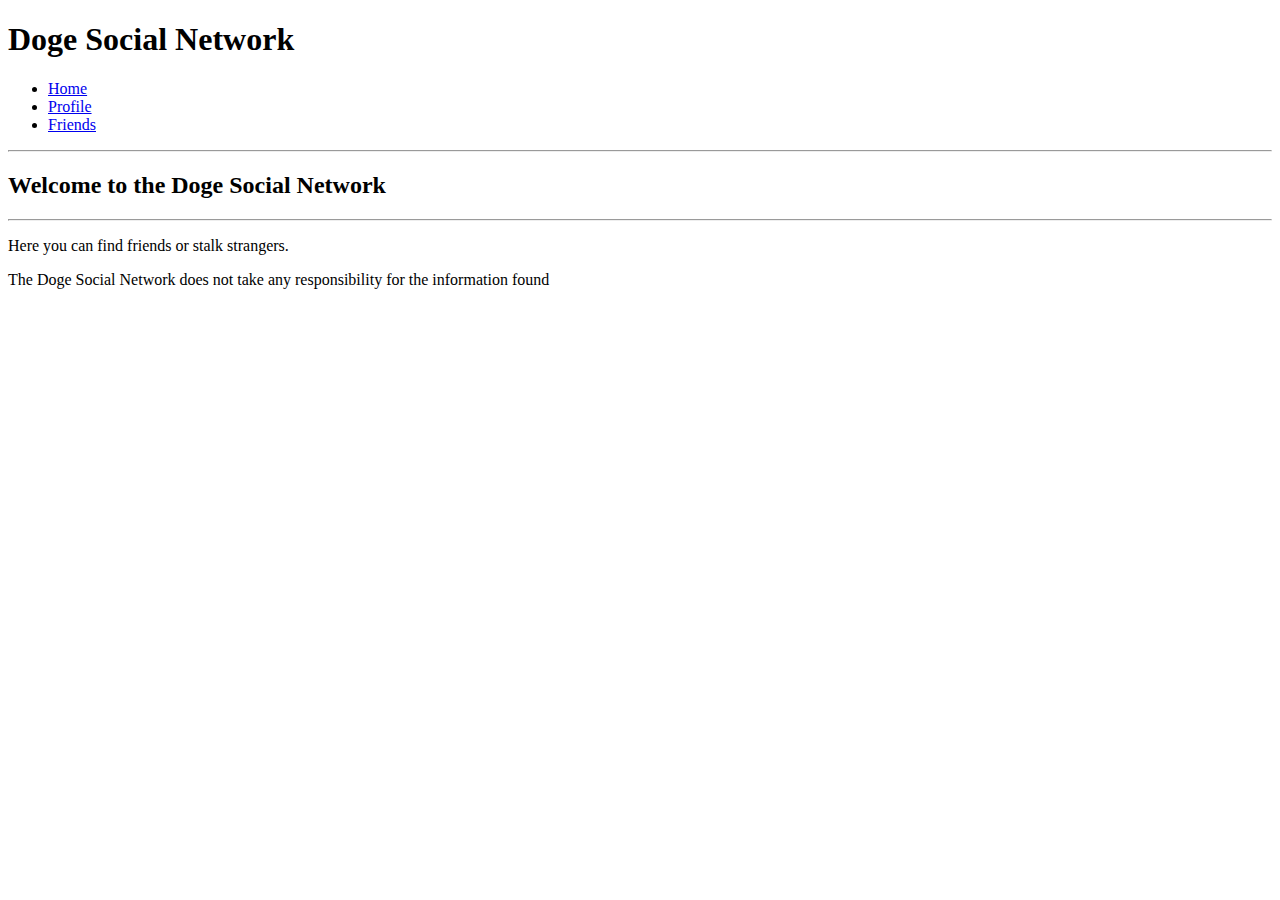
<file: SocialSite.html>
<!DOCTYPE html>
<html lang="en">
<head>
    <meta charset="UTF-8">
    <meta name="viewport" content="width=device-width, initial-scale=1.0">
    <title>Social site</title>
</head>
<body>
    <section>
        <h1>Doge Social Network</h1>
        <ul>
            <li><a href="./SocialSite.html">Home</a></li>
            <li><a href="./ProfileOfDoge.html">Profile</a></li>
            <li><a href="./FriendsOfDoge.html">Friends</a></li>
        </ul>
        <hr>
        <h2>Welcome to the Doge Social Network</h2>
        <hr>
        <p>Here you can find friends or stalk strangers.</p>
        <p>The Doge Social Network does not take any responsibility for the information found</p>
    </section>
</body>
</html>
</file>
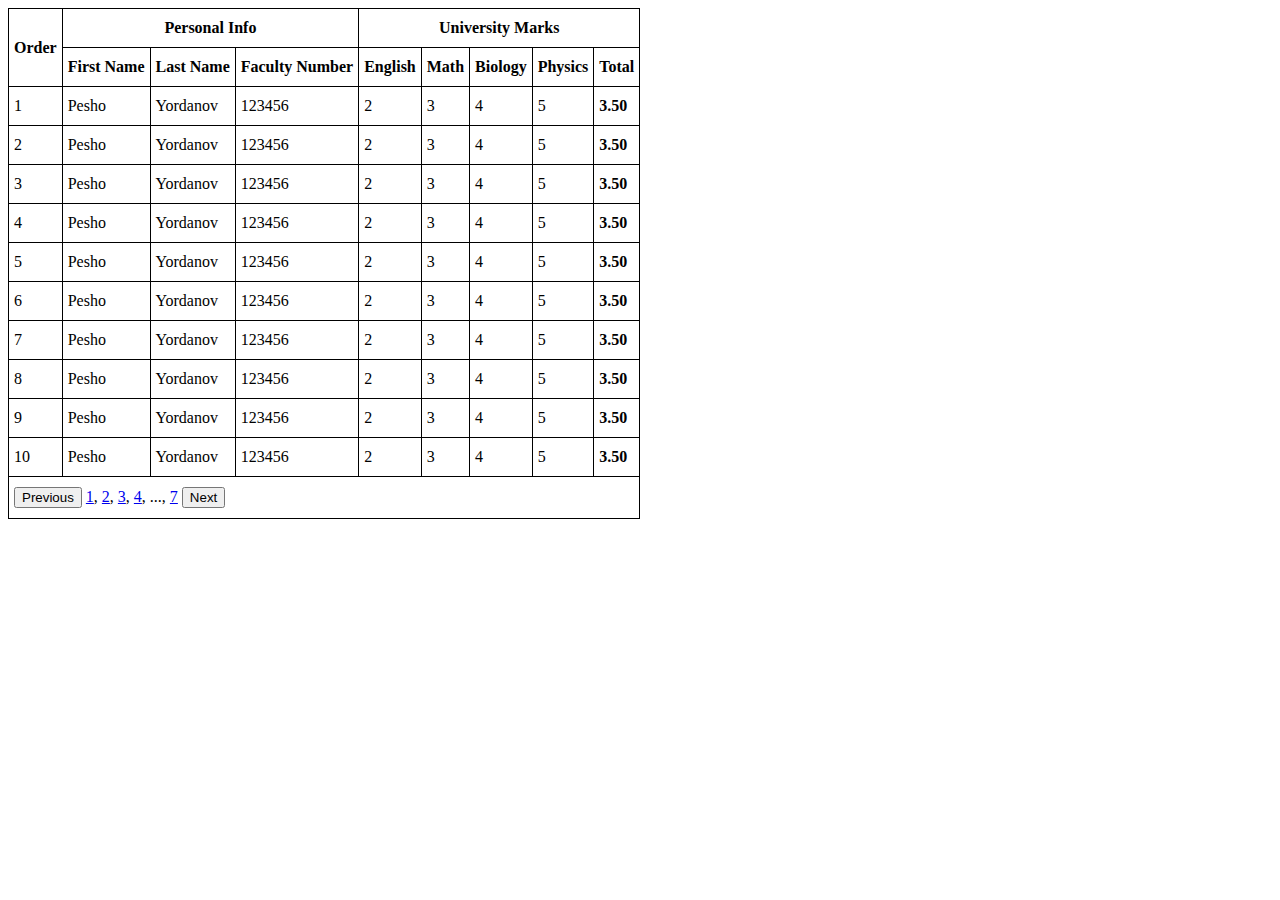
<file: UniversityGrid.html>
<!DOCTYPE html>
<html lang="en">
<head>
    <meta charset="UTF-8">
    <meta name="viewport" content="width=device-width, initial-scale=1.0">
    <title>University Grid</title>
</head>
<body>
    <table>
        <thead>
            <tr>
                <th rowspan="2">Order</th>
                <th colspan="3">Personal Info</th>
                <th colspan="5">University Marks</th>
            </tr>
            <tr>
                <th>First Name</th>
                <th>Last Name</th>
                <th>Faculty Number</th>
                <th>English</th>
                <th>Math</th>
                <th>Biology</th>
                <th>Physics</th>
                <th>Total</th>
            </tr>
        </thead>
        <tbody id="table-data">
            <tr>
                <td>1</td>
                <td>Pesho</td>
                <td>Yordanov</td>
                <td>123456</td>
                <td>2</td>
                <td>3</td>
                <td>4</td>
                <td>5</td>
                <td><b>3.50</b></td>
            </tr>
            <tr>
                <td>2</td>
                <td>Pesho</td>
                <td>Yordanov</td>
                <td>123456</td>
                <td>2</td>
                <td>3</td>
                <td>4</td>
                <td>5</td>
                <td><b>3.50</b></td>
            </tr>
            <tr>
                <td>3</td>
                <td>Pesho</td>
                <td>Yordanov</td>
                <td>123456</td>
                <td>2</td>
                <td>3</td>
                <td>4</td>
                <td>5</td>
                <td><b>3.50</b></td>
            </tr>
            <tr>
                <td>4</td>
                <td>Pesho</td>
                <td>Yordanov</td>
                <td>123456</td>
                <td>2</td>
                <td>3</td>
                <td>4</td>
                <td>5</td>
                <td><b>3.50</b></td>
            </tr>
            <tr>
                <td>5</td>
                <td>Pesho</td>
                <td>Yordanov</td>
                <td>123456</td>
                <td>2</td>
                <td>3</td>
                <td>4</td>
                <td>5</td>
                <td><b>3.50</b></td>
            </tr>
            <tr>
                <td>6</td>
                <td>Pesho</td>
                <td>Yordanov</td>
                <td>123456</td>
                <td>2</td>
                <td>3</td>
                <td>4</td>
                <td>5</td>
                <td><b>3.50</b></td>
            </tr>
            <tr>
                <td>7</td>
                <td>Pesho</td>
                <td>Yordanov</td>
                <td>123456</td>
                <td>2</td>
                <td>3</td>
                <td>4</td>
                <td>5</td>
                <td><b>3.50</b></td>
            </tr>
            <tr>
                <td>8</td>
                <td>Pesho</td>
                <td>Yordanov</td>
                <td>123456</td>
                <td>2</td>
                <td>3</td>
                <td>4</td>
                <td>5</td>
                <td><b>3.50</b></td>
            </tr>
            <tr>
                <td>9</td>
                <td>Pesho</td>
                <td>Yordanov</td>
                <td>123456</td>
                <td>2</td>
                <td>3</td>
                <td>4</td>
                <td>5</td>
                <td><b>3.50</b></td>
            </tr>
            <tr>
                <td>10</td>
                <td>Pesho</td>
                <td>Yordanov</td>
                <td>123456</td>
                <td>2</td>
                <td>3</td>
                <td>4</td>
                <td>5</td>
                <td><b>3.50</b></td>
            </tr>
            <tr>
                <td>11</td>
                <td>Pesho</td>
                <td>Yordanov</td>
                <td>123456</td>
                <td>2</td>
                <td>3</td>
                <td>4</td>
                <td>5</td>
                <td><b>3.50</b></td>
            </tr>
            <tr>
                <td>12</td>
                <td>Pesho</td>
                <td>Yordanov</td>
                <td>123456</td>
                <td>2</td>
                <td>3</td>
                <td>4</td>
                <td>5</td>
                <td><b>3.50</b></td>
            </tr>
            <tr>
                <td>13</td>
                <td>Pesho</td>
                <td>Yordanov</td>
                <td>123456</td>
                <td>2</td>
                <td>3</td>
                <td>4</td>
                <td>5</td>
                <td><b>3.50</b></td>
            </tr>
            <tr>
                <td>14</td>
                <td>Pesho</td>
                <td>Yordanov</td>
                <td>123456</td>
                <td>2</td>
                <td>3</td>
                <td>4</td>
                <td>5</td>
                <td><b>3.50</b></td>
            </tr>
            <tr>
                <td>15</td>
                <td>Pesho</td>
                <td>Yordanov</td>
                <td>123456</td>
                <td>2</td>
                <td>3</td>
                <td>4</td>
                <td>5</td>
                <td><b>3.50</b></td>
            </tr>
            <tr>
                <td>16</td>
                <td>Pesho</td>
                <td>Yordanov</td>
                <td>123456</td>
                <td>2</td>
                <td>3</td>
                <td>4</td>
                <td>5</td>
                <td><b>3.50</b></td>
            </tr>
            <tr>
                <td>17</td>
                <td>Pesho</td>
                <td>Yordanov</td>
                <td>123456</td>
                <td>2</td>
                <td>3</td>
                <td>4</td>
                <td>5</td>
                <td><b>3.50</b></td>
            </tr>
            <tr>
                <td>18</td>
                <td>Pesho</td>
                <td>Yordanov</td>
                <td>123456</td>
                <td>2</td>
                <td>3</td>
                <td>4</td>
                <td>5</td>
                <td><b>3.50</b></td>
            </tr>
            <tr>
                <td>19</td>
                <td>Pesho</td>
                <td>Yordanov</td>
                <td>123456</td>
                <td>2</td>
                <td>3</td>
                <td>4</td>
                <td>5</td>
                <td><b>3.50</b></td>
            </tr>
            <tr>
                <td>20</td>
                <td>Pesho</td>
                <td>Yordanov</td>
                <td>123456</td>
                <td>2</td>
                <td>3</td>
                <td>4</td>
                <td>5</td>
                <td><b>3.50</b></td>
            </tr>
            <tr>
                <td>21</td>
                <td>Pesho</td>
                <td>Yordanov</td>
                <td>123456</td>
                <td>2</td>
                <td>3</td>
                <td>4</td>
                <td>5</td>
                <td><b>3.50</b></td>
            </tr>
            <tr>
                <td>22</td>
                <td>Pesho</td>
                <td>Yordanov</td>
                <td>123456</td>
                <td>2</td>
                <td>3</td>
                <td>4</td>
                <td>5</td>
                <td><b>3.50</b></td>
            </tr>
            <tr>
                <td>23</td>
                <td>Pesho</td>
                <td>Yordanov</td>
                <td>123456</td>
                <td>2</td>
                <td>3</td>
                <td>4</td>
                <td>5</td>
                <td><b>3.50</b></td>
            </tr>
            <tr>
                <td>24</td>
                <td>Pesho</td>
                <td>Yordanov</td>
                <td>123456</td>
                <td>2</td>
                <td>3</td>
                <td>4</td>
                <td>5</td>
                <td><b>3.50</b></td>
            </tr>
            <tr>
                <td>25</td>
                <td>Pesho</td>
                <td>Yordanov</td>
                <td>123456</td>
                <td>2</td>
                <td>3</td>
                <td>4</td>
                <td>5</td>
                <td><b>3.50</b></td>
            </tr>
            <tr>
                <td>26</td>
                <td>Pesho</td>
                <td>Yordanov</td>
                <td>123456</td>
                <td>2</td>
                <td>3</td>
                <td>4</td>
                <td>5</td>
                <td><b>3.50</b></td>
            </tr>
            <tr>
                <td>27</td>
                <td>Pesho</td>
                <td>Yordanov</td>
                <td>123456</td>
                <td>2</td>
                <td>3</td>
                <td>4</td>
                <td>5</td>
                <td><b>3.50</b></td>
            </tr>
            <tr>
                <td>28</td>
                <td>Pesho</td>
                <td>Yordanov</td>
                <td>123456</td>
                <td>2</td>
                <td>3</td>
                <td>4</td>
                <td>5</td>
                <td><b>3.50</b></td>
            </tr>
            <tr>
                <td>29</td>
                <td>Pesho</td>
                <td>Yordanov</td>
                <td>123456</td>
                <td>2</td>
                <td>3</td>
                <td>4</td>
                <td>5</td>
                <td><b>3.50</b></td>
            </tr>
            <tr>
                <td>30</td>
                <td>Pesho</td>
                <td>Yordanov</td>
                <td>123456</td>
                <td>2</td>
                <td>3</td>
                <td>4</td>
                <td>5</td>
                <td><b>3.50</b></td>
            </tr>
            <tr>
                <td>31</td>
                <td>Pesho</td>
                <td>Yordanov</td>
                <td>123456</td>
                <td>2</td>
                <td>3</td>
                <td>4</td>
                <td>5</td>
                <td><b>3.50</b></td>
            </tr>
            <tr>
                <td>32</td>
                <td>Pesho</td>
                <td>Yordanov</td>
                <td>123456</td>
                <td>2</td>
                <td>3</td>
                <td>4</td>
                <td>5</td>
                <td><b>3.50</b></td>
            </tr>
            <tr>
                <td>33</td>
                <td>Pesho</td>
                <td>Yordanov</td>
                <td>123456</td>
                <td>2</td>
                <td>3</td>
                <td>4</td>
                <td>5</td>
                <td><b>3.50</b></td>
            </tr>
            <tr>
                <td>34</td>
                <td>Pesho</td>
                <td>Yordanov</td>
                <td>123456</td>
                <td>2</td>
                <td>3</td>
                <td>4</td>
                <td>5</td>
                <td><b>3.50</b></td>
            </tr>
            <tr>
                <td>35</td>
                <td>Pesho</td>
                <td>Yordanov</td>
                <td>123456</td>
                <td>2</td>
                <td>3</td>
                <td>4</td>
                <td>5</td>
                <td><b>3.50</b></td>
            </tr>
            <tr>
                <td>36</td>
                <td>Pesho</td>
                <td>Yordanov</td>
                <td>123456</td>
                <td>2</td>
                <td>3</td>
                <td>4</td>
                <td>5</td>
                <td><b>3.50</b></td>
            </tr>
            <tr>
                <td>37</td>
                <td>Pesho</td>
                <td>Yordanov</td>
                <td>123456</td>
                <td>2</td>
                <td>3</td>
                <td>4</td>
                <td>5</td>
                <td><b>3.50</b></td>
            </tr>

            <tr>
                <td>38</td>
                <td>Pesho</td>
                <td>Yordanov</td>
                <td>123456</td>
                <td>2</td>
                <td>3</td>
                <td>4</td>
                <td>5</td>
                <td><b>3.50</b></td>
            </tr>            <tr>
                <td>39</td>
                <td>Pesho</td>
                <td>Yordanov</td>
                <td>123456</td>
                <td>2</td>
                <td>3</td>
                <td>4</td>
                <td>5</td>
                <td><b>3.50</b></td>
            </tr>
            <tr>
                <td>40</td>
                <td>Pesho</td>
                <td>Yordanov</td>
                <td>123456</td>
                <td>2</td>
                <td>3</td>
                <td>4</td>
                <td>5</td>
                <td><b>3.50</b></td>
            </tr>
            <tr>
                <td>41</td>
                <td>Pesho</td>
                <td>Yordanov</td>
                <td>123456</td>
                <td>2</td>
                <td>3</td>
                <td>4</td>
                <td>5</td>
                <td><b>3.50</b></td>
            </tr>
            <tr>
                <td>42</td>
                <td>Pesho</td>
                <td>Yordanov</td>
                <td>123456</td>
                <td>2</td>
                <td>3</td>
                <td>4</td>
                <td>5</td>
                <td><b>3.50</b></td>
            </tr>
            <tr>
                <td>43</td>
                <td>Pesho</td>
                <td>Yordanov</td>
                <td>123456</td>
                <td>2</td>
                <td>3</td>
                <td>4</td>
                <td>5</td>
                <td><b>3.50</b></td>
            </tr>
            <tr>
                <td>44</td>
                <td>Pesho</td>
                <td>Yordanov</td>
                <td>123456</td>
                <td>2</td>
                <td>3</td>
                <td>4</td>
                <td>5</td>
                <td><b>3.50</b></td>
            </tr>
            <tr>
                <td>45</td>
                <td>Pesho</td>
                <td>Yordanov</td>
                <td>123456</td>
                <td>2</td>
                <td>3</td>
                <td>4</td>
                <td>5</td>
                <td><b>3.50</b></td>
            </tr>
            <tr>
                <td>46</td>
                <td>Pesho</td>
                <td>Yordanov</td>
                <td>123456</td>
                <td>2</td>
                <td>3</td>
                <td>4</td>
                <td>5</td>
                <td><b>3.50</b></td>
            </tr>

            <tr>
                <td>47</td>
                <td>Pesho</td>
                <td>Yordanov</td>
                <td>123456</td>
                <td>2</td>
                <td>3</td>
                <td>4</td>
                <td>5</td>
                <td><b>3.50</b></td>
            </tr>
            <tr>
                <td>48</td>
                <td>Pesho</td>
                <td>Yordanov</td>
                <td>123456</td>
                <td>2</td>
                <td>3</td>
                <td>4</td>
                <td>5</td>
                <td><b>3.50</b></td>
            </tr>
            <tr>
                <td>49</td>
                <td>Pesho</td>
                <td>Yordanov</td>
                <td>123456</td>
                <td>2</td>
                <td>3</td>
                <td>4</td>
                <td>5</td>
                <td><b>3.50</b></td>
            </tr>
            <tr>
                <td>50</td>
                <td>Pesho</td>
                <td>Yordanov</td>
                <td>123456</td>
                <td>2</td>
                <td>3</td>
                <td>4</td>
                <td>5</td>
                <td><b>3.50</b></td>
            </tr>
            <tr>
                <td>51</td>
                <td>Pesho</td>
                <td>Yordanov</td>
                <td>123456</td>
                <td>2</td>
                <td>3</td>
                <td>4</td>
                <td>5</td>
                <td><b>3.50</b></td>
            </tr>
            <tr>
                <td>52</td>
                <td>Pesho</td>
                <td>Yordanov</td>
                <td>123456</td>
                <td>2</td>
                <td>3</td>
                <td>4</td>
                <td>5</td>
                <td><b>3.50</b></td>
            </tr>
            <tr>
                <td>53</td>
                <td>Pesho</td>
                <td>Yordanov</td>
                <td>123456</td>
                <td>2</td>
                <td>3</td>
                <td>4</td>
                <td>5</td>
                <td><b>3.50</b></td>
            </tr>
            <tr>
                <td>54</td>
                <td>Pesho</td>
                <td>Yordanov</td>
                <td>123456</td>
                <td>2</td>
                <td>3</td>
                <td>4</td>
                <td>5</td>
                <td><b>3.50</b></td>
            </tr>
            <tr>
                <td>55</td>
                <td>Pesho</td>
                <td>Yordanov</td>
                <td>123456</td>
                <td>2</td>
                <td>3</td>
                <td>4</td>
                <td>5</td>
                <td><b>3.50</b></td>
            </tr>
            <tr>
                <td>56</td>
                <td>Pesho</td>
                <td>Yordanov</td>
                <td>123456</td>
                <td>2</td>
                <td>3</td>
                <td>4</td>
                <td>5</td>
                <td><b>3.50</b></td>
            </tr>
            <tr>
                <td>57</td>
                <td>Pesho</td>
                <td>Yordanov</td>
                <td>123456</td>
                <td>2</td>
                <td>3</td>
                <td>4</td>
                <td>5</td>
                <td><b>3.50</b></td>
            </tr>
            <tr>
                <td>58</td>
                <td>Pesho</td>
                <td>Yordanov</td>
                <td>123456</td>
                <td>2</td>
                <td>3</td>
                <td>4</td>
                <td>5</td>
                <td><b>3.50</b></td>
            </tr>
            <tr>
                <td>59</td>
                <td>Pesho</td>
                <td>Yordanov</td>
                <td>123456</td>
                <td>2</td>
                <td>3</td>
                <td>4</td>
                <td>5</td>
                <td><b>3.50</b></td>
            </tr>
            <tr>
                <td>60</td>
                <td>Pesho</td>
                <td>Yordanov</td>
                <td>123456</td>
                <td>2</td>
                <td>3</td>
                <td>4</td>
                <td>5</td>
                <td><b>3.50</b></td>
            </tr>
            <tr>
                <td>61</td>
                <td>Pesho</td>
                <td>Yordanov</td>
                <td>123456</td>
                <td>2</td>
                <td>3</td>
                <td>4</td>
                <td>5</td>
                <td><b>3.50</b></td>
            </tr>
        </tbody>
        <tfoot>
            <tr>
                <td colspan="9">
                    <input type="button" name="previous" id="previous-page" value="Previous">
                    <span id="pagination"></span>
                    <input type="button" name="next" id="next-page" value="Next">
                </td>
            </tr>
        </tfoot>
    </table>
    <style>
        table {
            border-collapse: collapse;
        }
        table td, th {
            border: 1px solid black;
            padding: 10px 5px;
        }
    </style>
    <script>        
    document.addEventListener('DOMContentLoaded', function () {

        const itemsPerPage = 10;

        const totalPages = Math.ceil(document.querySelectorAll('table tbody tr').length / itemsPerPage);

        let currentPage = 1;

        function showPage(page) {
            const startIndex = (page - 1) * itemsPerPage;
            const endIndex = startIndex + itemsPerPage;
            const rows = document.querySelectorAll('table tbody tr');
            
            rows.forEach(function (row, index) {
                if (index >= startIndex && index < endIndex) {
                    row.style.display = '';
                } else {
                    row.style.display = 'none';
                }
            });
        }

        function generatePaginationLinks() {
            const paginationContainer = document.getElementById('pagination');
            paginationContainer.innerHTML = '';

            for (let i = 1; i <= totalPages; i++) {
                const link = document.createElement('a');
                link.href = '#';
                link.textContent = i;
                link.className = 'page-link';
                
                if (i === currentPage) {
                    link.classList.add('active');
                }

                if (i > 4) {
                    paginationContainer.innerHTML += ' ..., ';
                    link.textContent = totalPages;
                    paginationContainer.appendChild(link);
                    break;
                }

                paginationContainer.appendChild(link);

                paginationContainer.innerHTML += ', ';
            }
        }

        showPage(currentPage);
        generatePaginationLinks();

        document.getElementById('table-data').addEventListener('click', function (e) {
            e.preventDefault();
            if (e.target.classList.contains('page-link')) {
                currentPage = Number(e.target.textContent);
                showPage(currentPage);
                generatePaginationLinks();
            }
        });

        document.getElementById('previous-page').addEventListener('click', function () {
            if (currentPage > 1) {
                currentPage--;
                showPage(currentPage);
                generatePaginationLinks();
            }
        });

        document.getElementById('next-page').addEventListener('click', function () {
            if (currentPage < totalPages) {
                currentPage++;
                showPage(currentPage);
                generatePaginationLinks();
            }
        });
    });
    </script>
</body>
</html>
</file>
<file: Tenku/main.css>
body {
    margin: 0;
    height: 100vh;
    width: 100%;
    --padding-left-and-right: clamp(2.0rem, 3.3613445vw, 3.0rem);
    --spacing-2rem: clamp(1.5rem, 2.2408964vw, 2.0rem);
    --spacing-4rem: clamp(2.0rem, 4.4817927vw, 4.0rem);
    --font-size-x-small: 0.868rem;
    --font-size-small: clamp(0.868rem, 0.868rem + ((1vw - 0.2rem) * 0.275), 1.042rem);
    --font-size-medium: clamp(1.042rem, 1.042rem + ((1vw - 0.2rem) * 0.329), 1.25rem);
    --font-size-large: clamp(1.25rem, 1.25rem + ((1vw - 0.2rem) * 0.395), 1.5rem);
    --font-size-x-large: clamp(1.5rem, 1.5rem + ((1vw - 0.2rem) * 0.474), 1.8rem);
    --font-size-huge: clamp(2.592rem, 2.592rem + ((1vw - 0.2rem) * 2.983), 4.479rem);
    --global-wide-size: 1332px;
}

main {
    padding: 0 var(--padding-left-and-right);
    margin-block-start: var(--spacing-4rem);
    font-family: 'Newsreader', serif;
    font-size: var(--font-size-medium);
}

#section-latest,
#section-trending,
#section-archives {
    max-width: var(--global-wide-size);
    margin: var(--spacing-4rem) auto;
}

.section-title-container {
    margin: var(--spacing-4rem) 0;
    border-bottom: 3px solid black;
}

.section-title-container h2 {
    margin-block-end: 0;
}

.section-title {
    font-size: var(--font-size-medium);
    font-weight: 500;
    text-transform: uppercase;
}

.articles-grid-container {
    display: flex;
    gap: 0.5rem;
}

.main-article {
    max-width: var(--global-wide-size);
    flex-basis: 0;
    flex-grow: 1;
}

.grid-articles {
    flex-basis: 0;
    flex-grow: 1;
}

.grid-articles ul {
    display: flex;
    flex-flow: row wrap;
    gap: 1.25em;
    padding: 0;
    margin-block-start: 0;
}

.grid-articles ul li {
    list-style-type: none;
    width: calc(50% - 0.625em);
}

.latest-more-content ul li {
    list-style-type: none;
    width: calc(25% - 0.625em);
}

.article-image img {
    aspect-ratio: 3/2;
    margin-bottom: var(--spacing-2rem);
    width: 100%;
    height: 100%;
}

.article-cateogory {
    font-style: italic;
}

.article-content {
    line-height: 1.75rem;
}

.article-content h2 {
    font-size: var(--font-size-large);
    font-style: normal;
    font-weight: 400;
    margin-block-start: 0.5rem;
    margin-block-end: 0;
}

.main-article .article-content h2 {
    font-size: var(--font-size-x-large);
}

.article-text {
    margin-block-start: 0.25rem;
    font-size: var(--font-size-small);
}

.article-author {
    display: block;
    color: #757575;
    font-size: var(--font-size-x-small);
    margin-block-start: 0.25rem;
    margin-block-end: 0;
}

.row-articles ul {
    display: flex;
    flex-direction: row;
    gap: 1.25em;
    padding: 0;
}

.row-articles ul li {
    list-style-type: none;
    width: calc(50% - 0.625em);
}

.archives-content {
    font-size: var(--font-size-huge);
}

.hidden-container {
    display: none;
}

.button-more-continer {
    display: flex;
    justify-content: center;
}

.button-read-more {
    box-sizing: border-box;
    margin-block-start: var(--spacing-2rem);
    padding: 15px 23px;
    background-color: black;
    color: white;
    font-size: 16px;
    font-weight: 400;
    border: 1px solid #4a4a4a;
}

@media only screen and (max-width: 782px) {
    .articles-grid-container {
        flex-direction: column;
    }

    .row-articles ul {
        flex-direction: column;
    }

    .row-articles ul li {
        width: unset;
    }
}

.hooverable {
    transition: transform 0.3s ease-in-out;
}

.hooverable:hover {
    cursor: pointer;
}

.modal {
    display: none;
    position: fixed;
    top: 0;
    left: 0;
    width: 100%;
    height: 100%;
    background-color: rgba(0, 0, 0, 0.5);
}

#modalContent {
    position: absolute;
    top: 50%;
    left: 50%;
    transform: translate(-50%, -50%);
    background-color: #fff;
    padding: 5px;
    border-radius: 8px;
}

.close {
    position: absolute;
    z-index: 999;
    top: 10px;
    right: 13px;
    font-size: var(--font-size-x-large);
    cursor: pointer;
}

.close svg {
    fill: rgba(255, 0, 0, 0.5)
}
</file>
<file: Tenku/header-footer.css>
.header-container {
    font-family: 'Newsreader', serif;
    background-color: black;
    padding-top: 16px;
    padding-left: var(--padding-left-and-right);
    padding-right: var(--padding-left-and-right);
}

.social-media-and-search-container {
    display: flex;
    align-items: center;
    flex-wrap: wrap;
    justify-content: space-around;
}

.social-media-container {
    box-sizing: border-box;
    width: 164px;
}

.spacer-container {
    flex-grow: 1;
}

@media only screen and (max-width: 782px) 
{
    .spacer-container {
        display: none;
    }
}

.social-links-list {
    box-sizing: border-box;
    display: flex;
    align-items: center;
    flex-wrap: wrap;
    justify-content: center;
    margin: 0;
    padding: 0;
    column-gap: 16px;
}

.social-link {
    display: block;
    list-style: none;
}

.social-link-anchor svg {
    fill: white;
    height: 20px;
    width: 20px;
}

.social-link-name {
    display: none;
}

.search-block {
    box-sizing: border-box;
    display: flex;
    align-self: center;
    height: 50px;
    width: 300px;
    margin: 0;
    padding: 4px;
    border: 1px solid #4a4a4a;
}

.search-input {
    flex-grow: 1;
    margin-left: 0;
    margin-right: 0;
    border: none;
    padding: 0 8px;
    border-radius: 0px;
}

.button-search {
    background-color: black;
    border: none;
    padding: 8px;
    margin: 0 0 0 4px;
    border-radius: 0px;
}

.button-search svg {
    fill: white;
}

.header-container h1 {
    color: white;
    text-align: center;
    font-size: var(--font-size-huge);
    font-weight: 500;
    text-transform: uppercase;
}

.navigation-container, .footer-copyrights-container {
    border-top: 1px solid #2E2E2E;
    margin-left: calc(var(--padding-left-and-right) * -1);
    margin-right: calc(var(--padding-left-and-right) * -1);
}

.navigation-set {
    display: flex;
    align-items: center;
    justify-content: center;
}

.navigation-items-list {
    display: flex;
    align-items: center;
    justify-content: center;
    flex-direction: row;
    column-gap: var(--spacing-2rem);
    padding: 0;
}

.navigation-item {
    list-style: none;
}

.navigation-link {
    color: white;
    text-decoration: none;
    font-style: italic;
}

.footer-container {
    font-family: 'Newsreader', serif;
    font-size: var(--font-size-medium);
    text-align: center;
    line-height: 1.75rem;
    color: white;
    background-color: black;
    padding-left: var(--padding-left-and-right);
    padding-right: var(--padding-left-and-right);
}

.sub-newsletters-container {
    padding: var(--spacing-4rem) var(--spacing-2rem) var(--spacing-2rem) var(--spacing-2rem);
    max-width: 650px;
    margin: 0 auto;
}

.footer-copyrights-container p  {
    font-size: var(--font-size-x-small);
    padding: var(--spacing-2rem);
}

.subscriptions-container {
    display: flex;
    align-items: flex-start;
}

#subscribe-input {
    display: block;
    flex-grow: 1;
}

#subscribe-field {
    box-sizing: border-box;
    margin: 0;
    padding: 15px 23px;
    width: 100%;
    font-size: 16px;
    font-weight: 400;
}

#subscribe-submit {
    box-sizing: border-box;
    margin: 0;
    padding: 15px 23px;
    background-color: black;
    color: white;
    font-size: 16px;
    font-weight: 400;
    border: 1px solid #4a4a4a;
}
</file>
